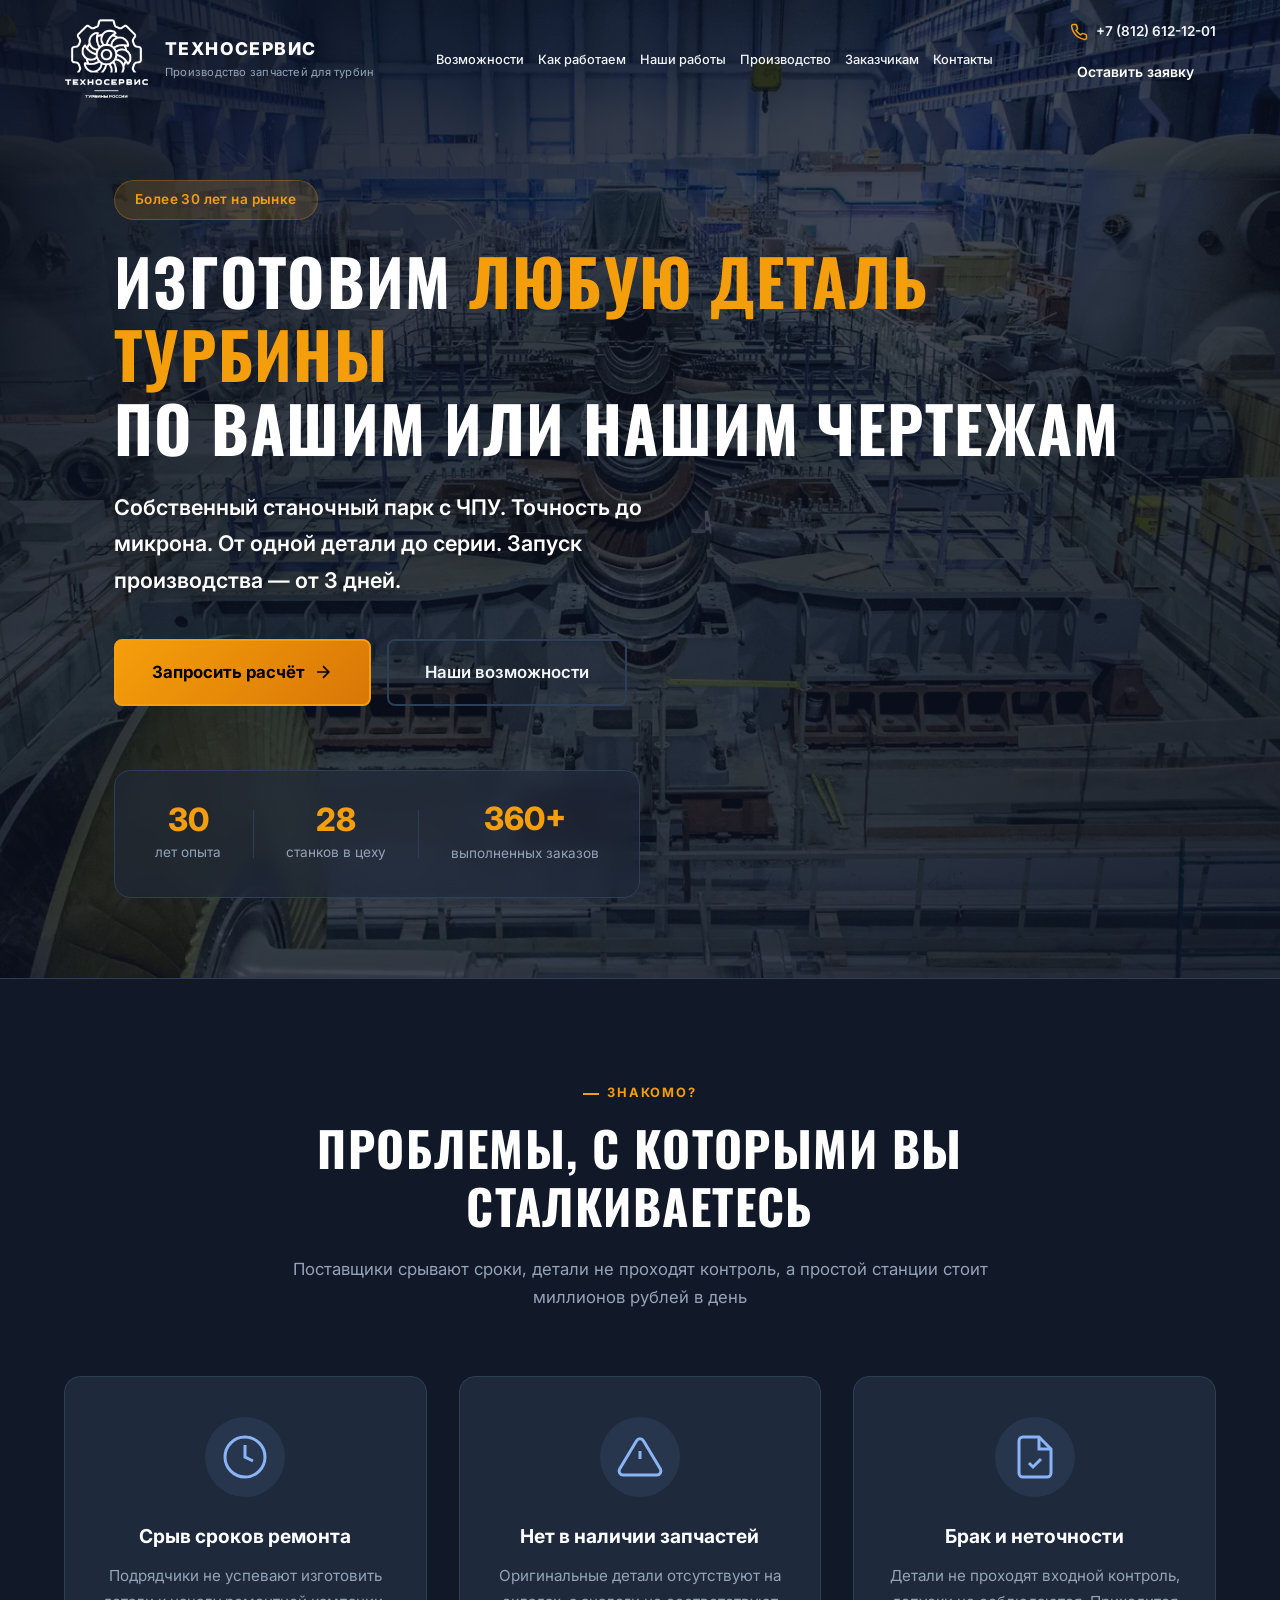
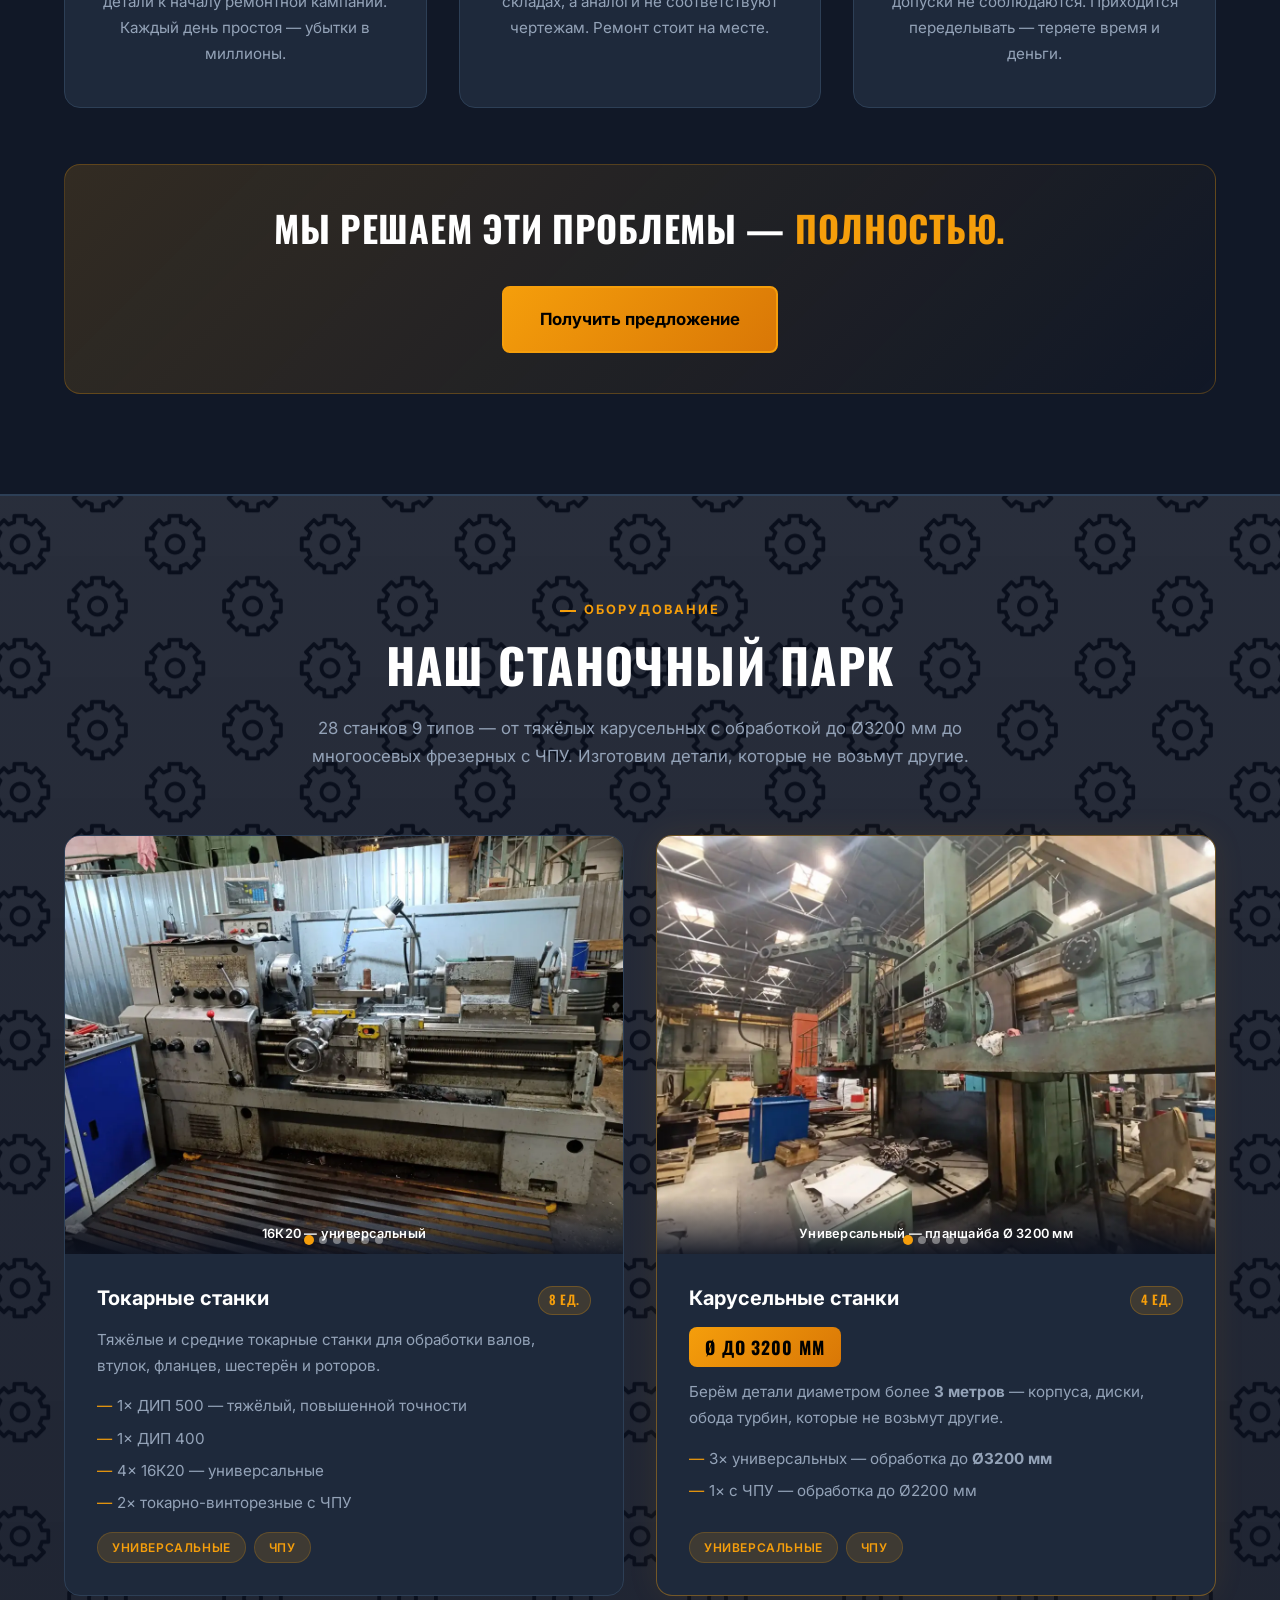
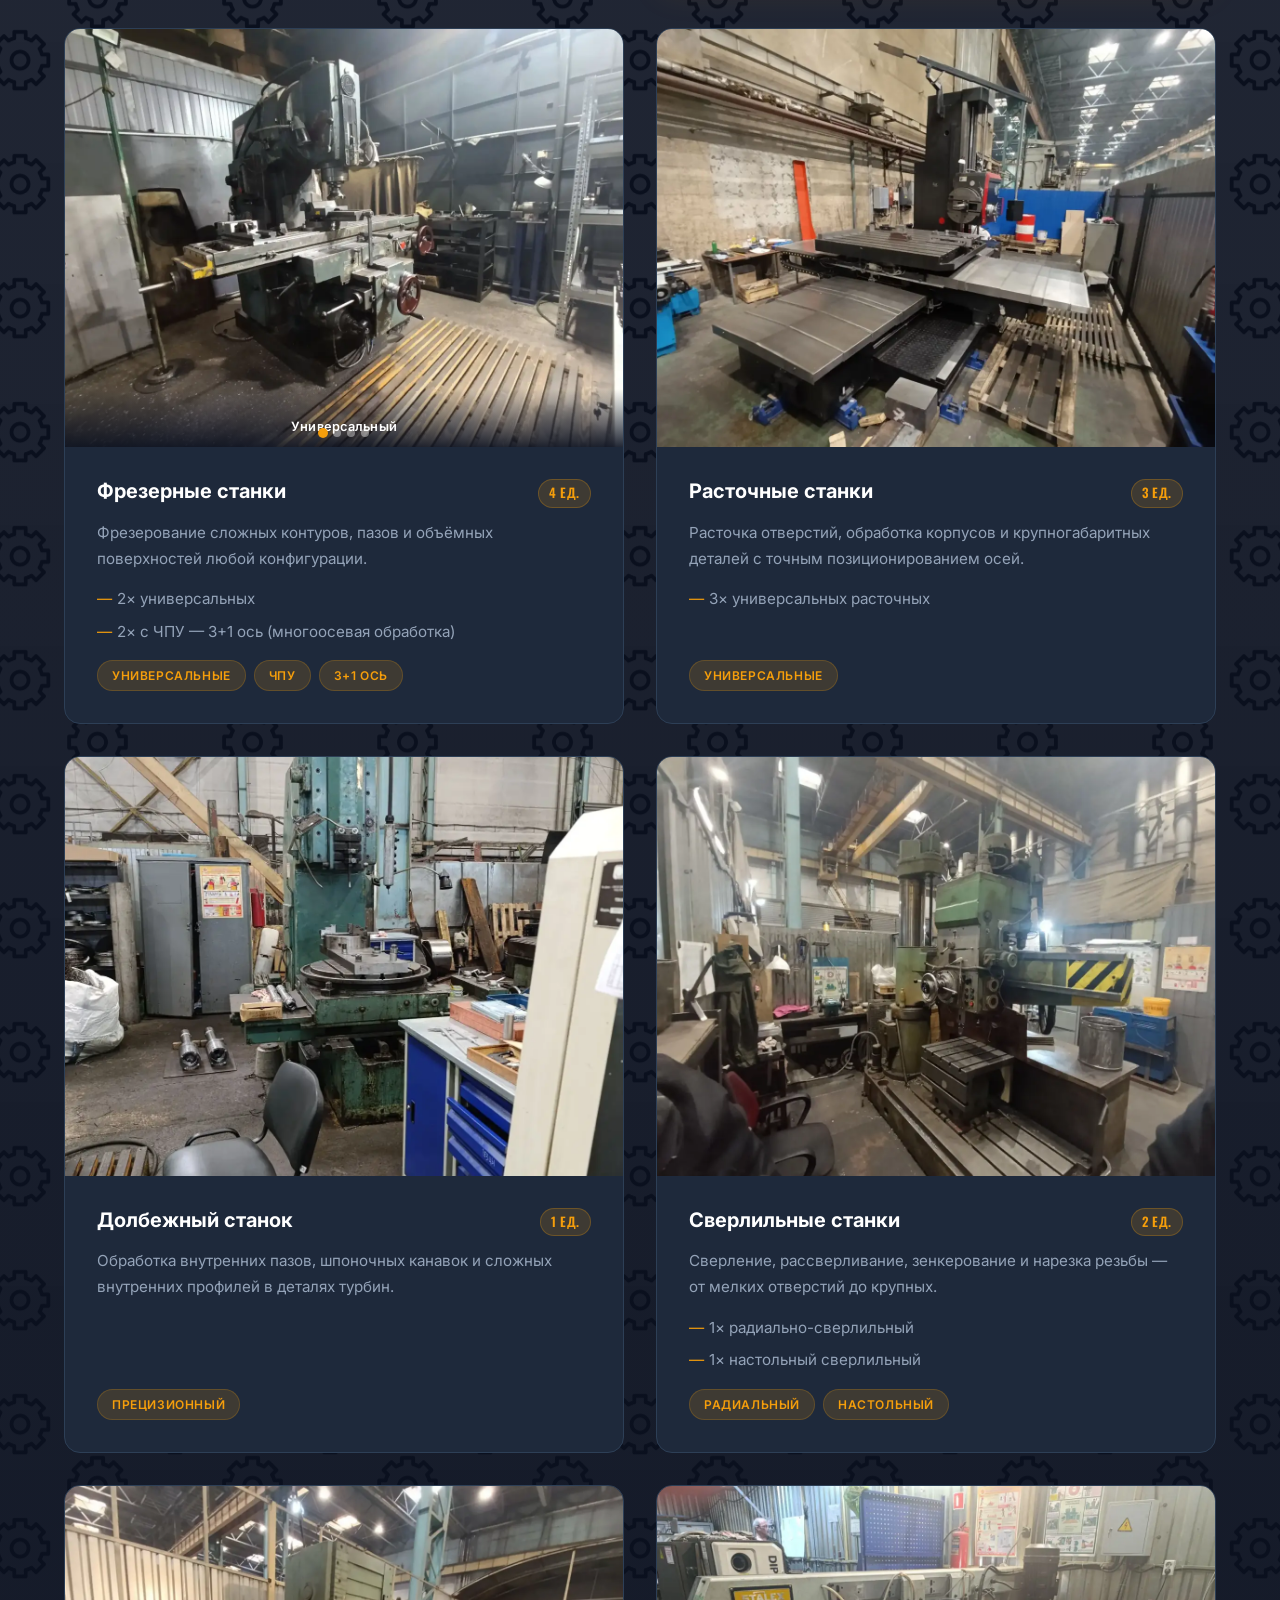
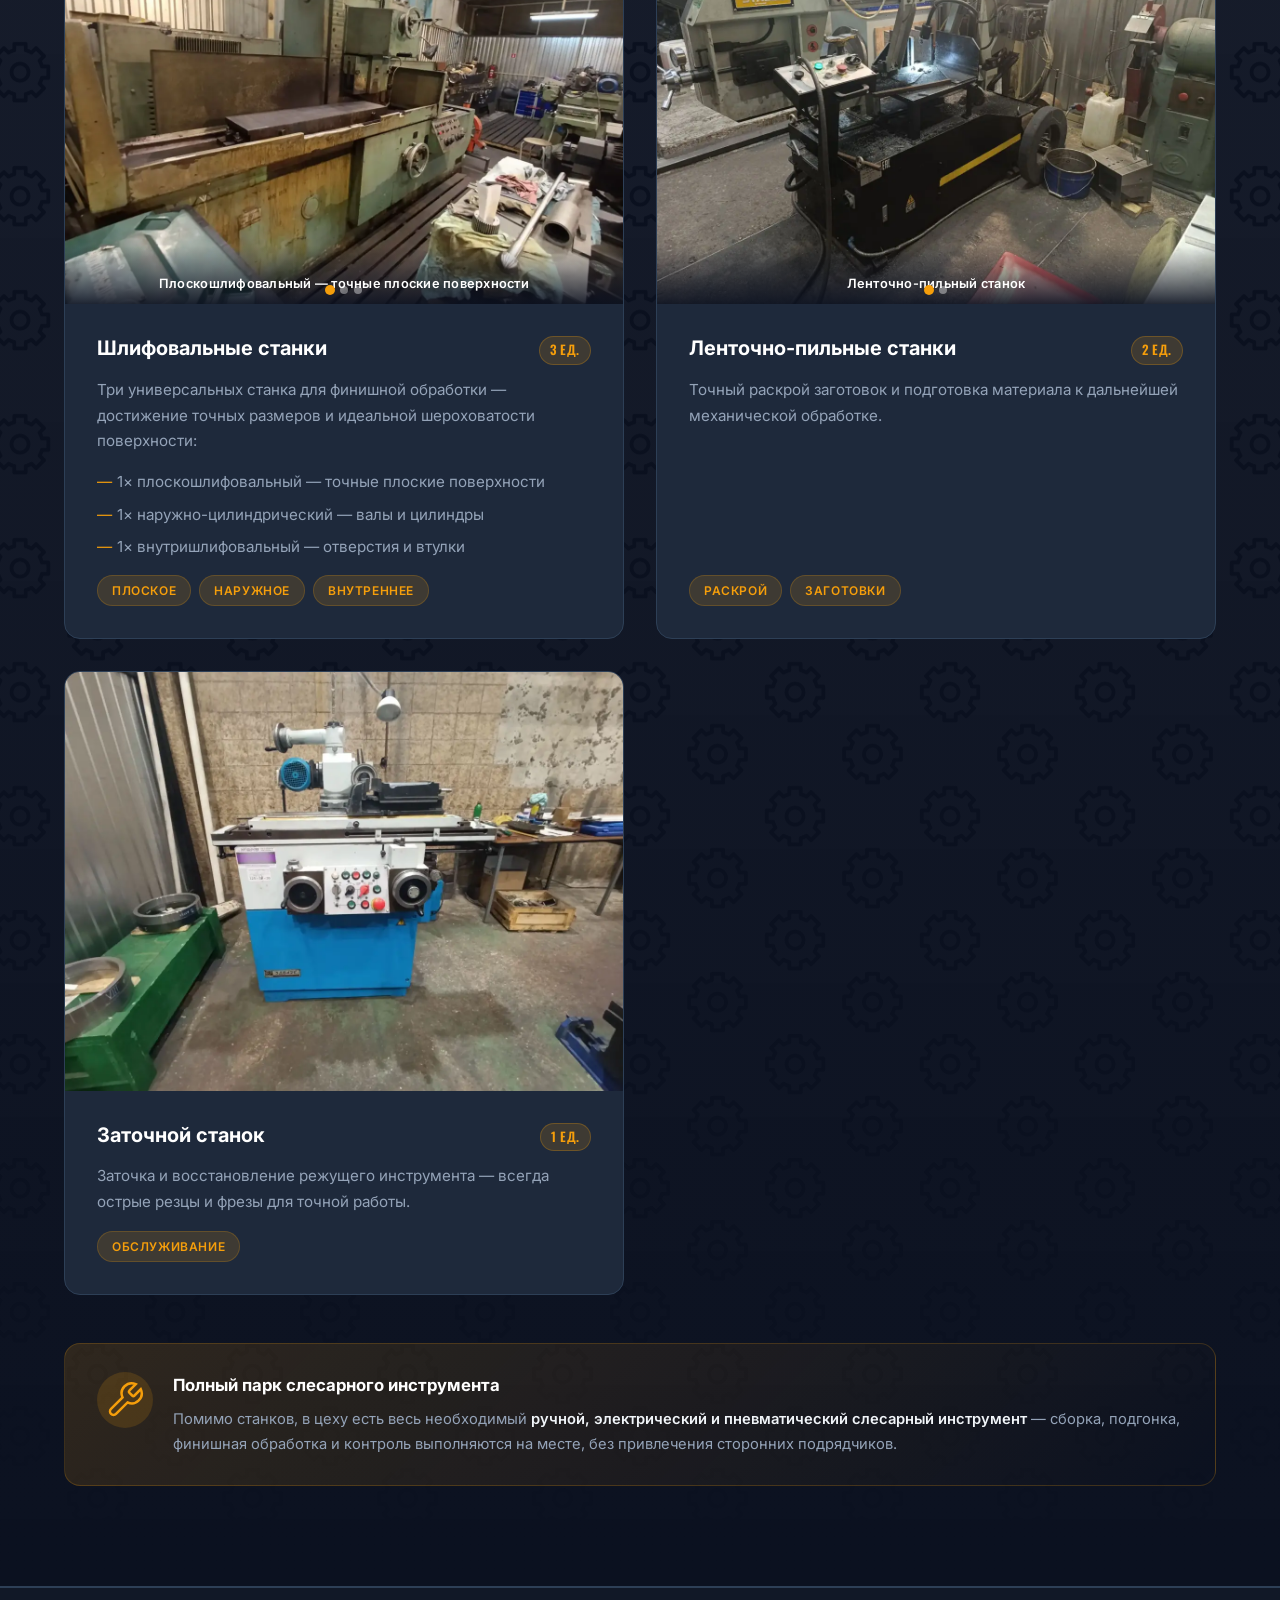
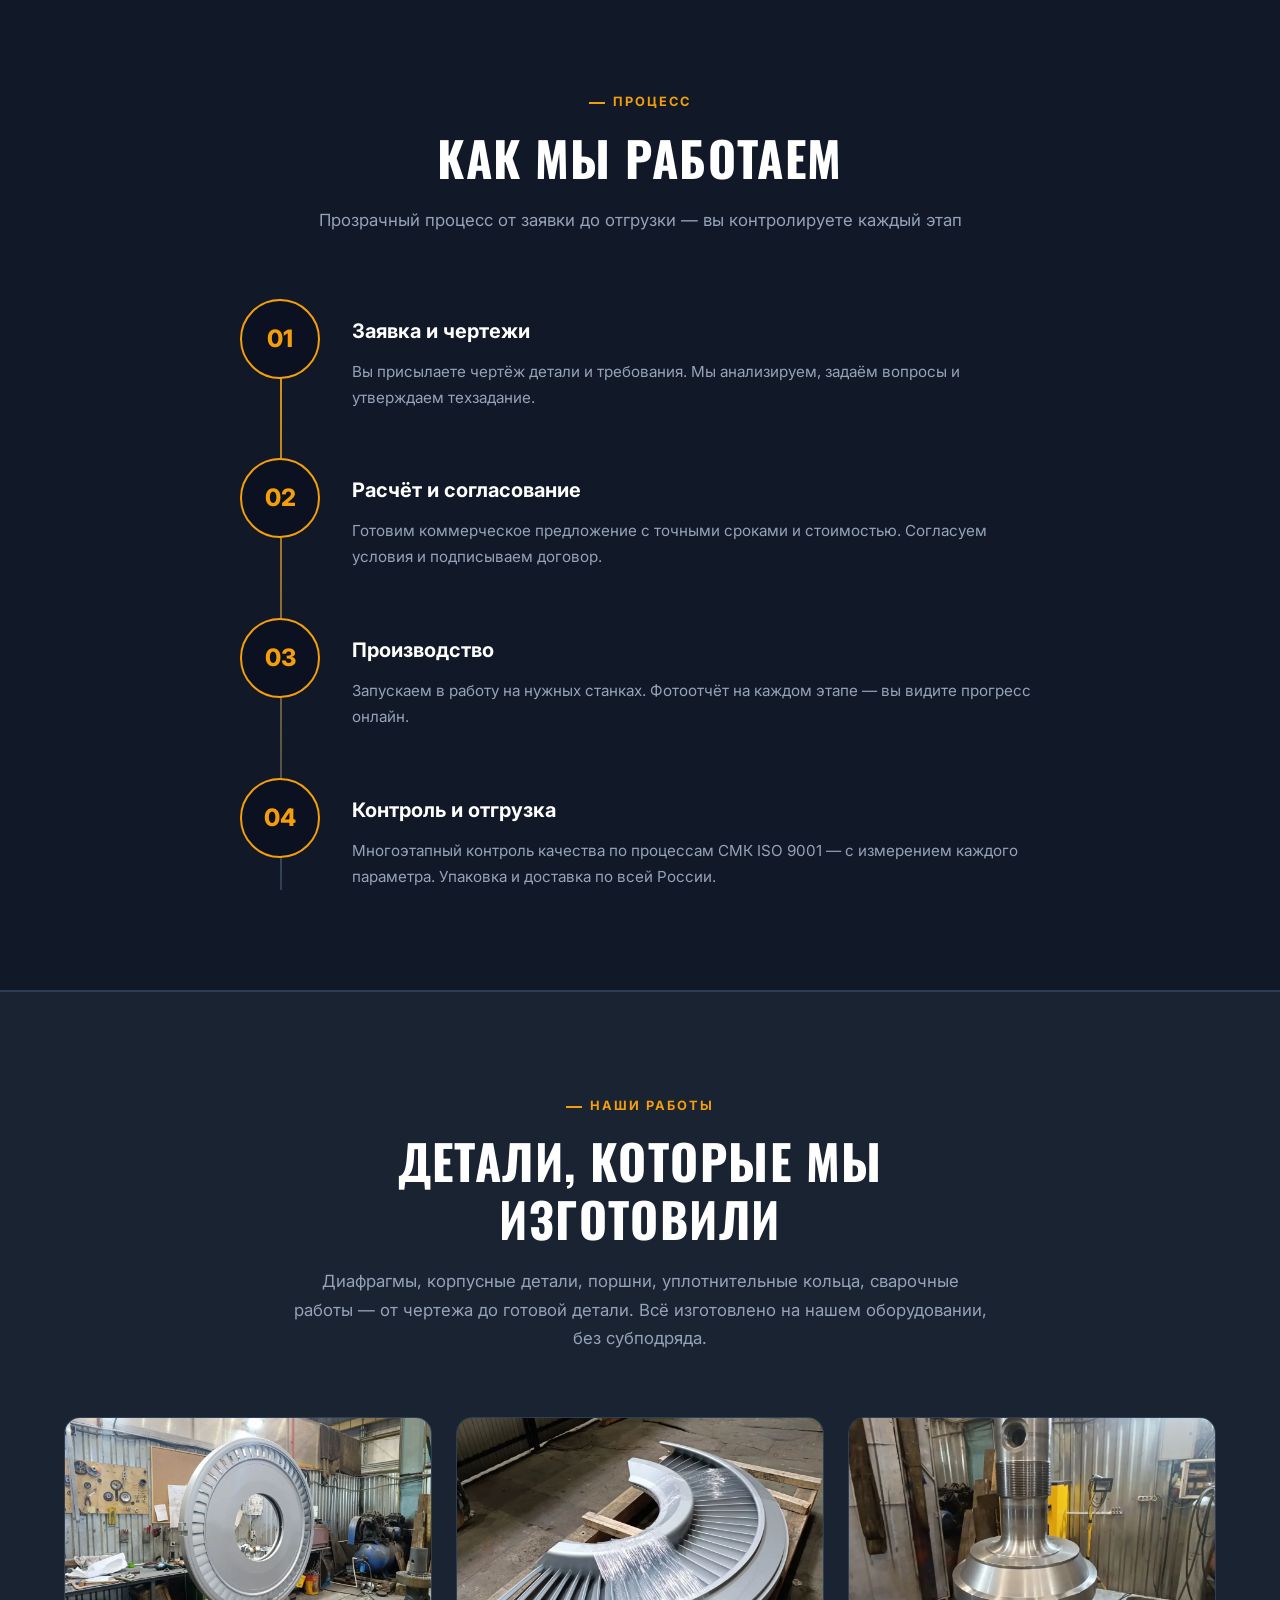
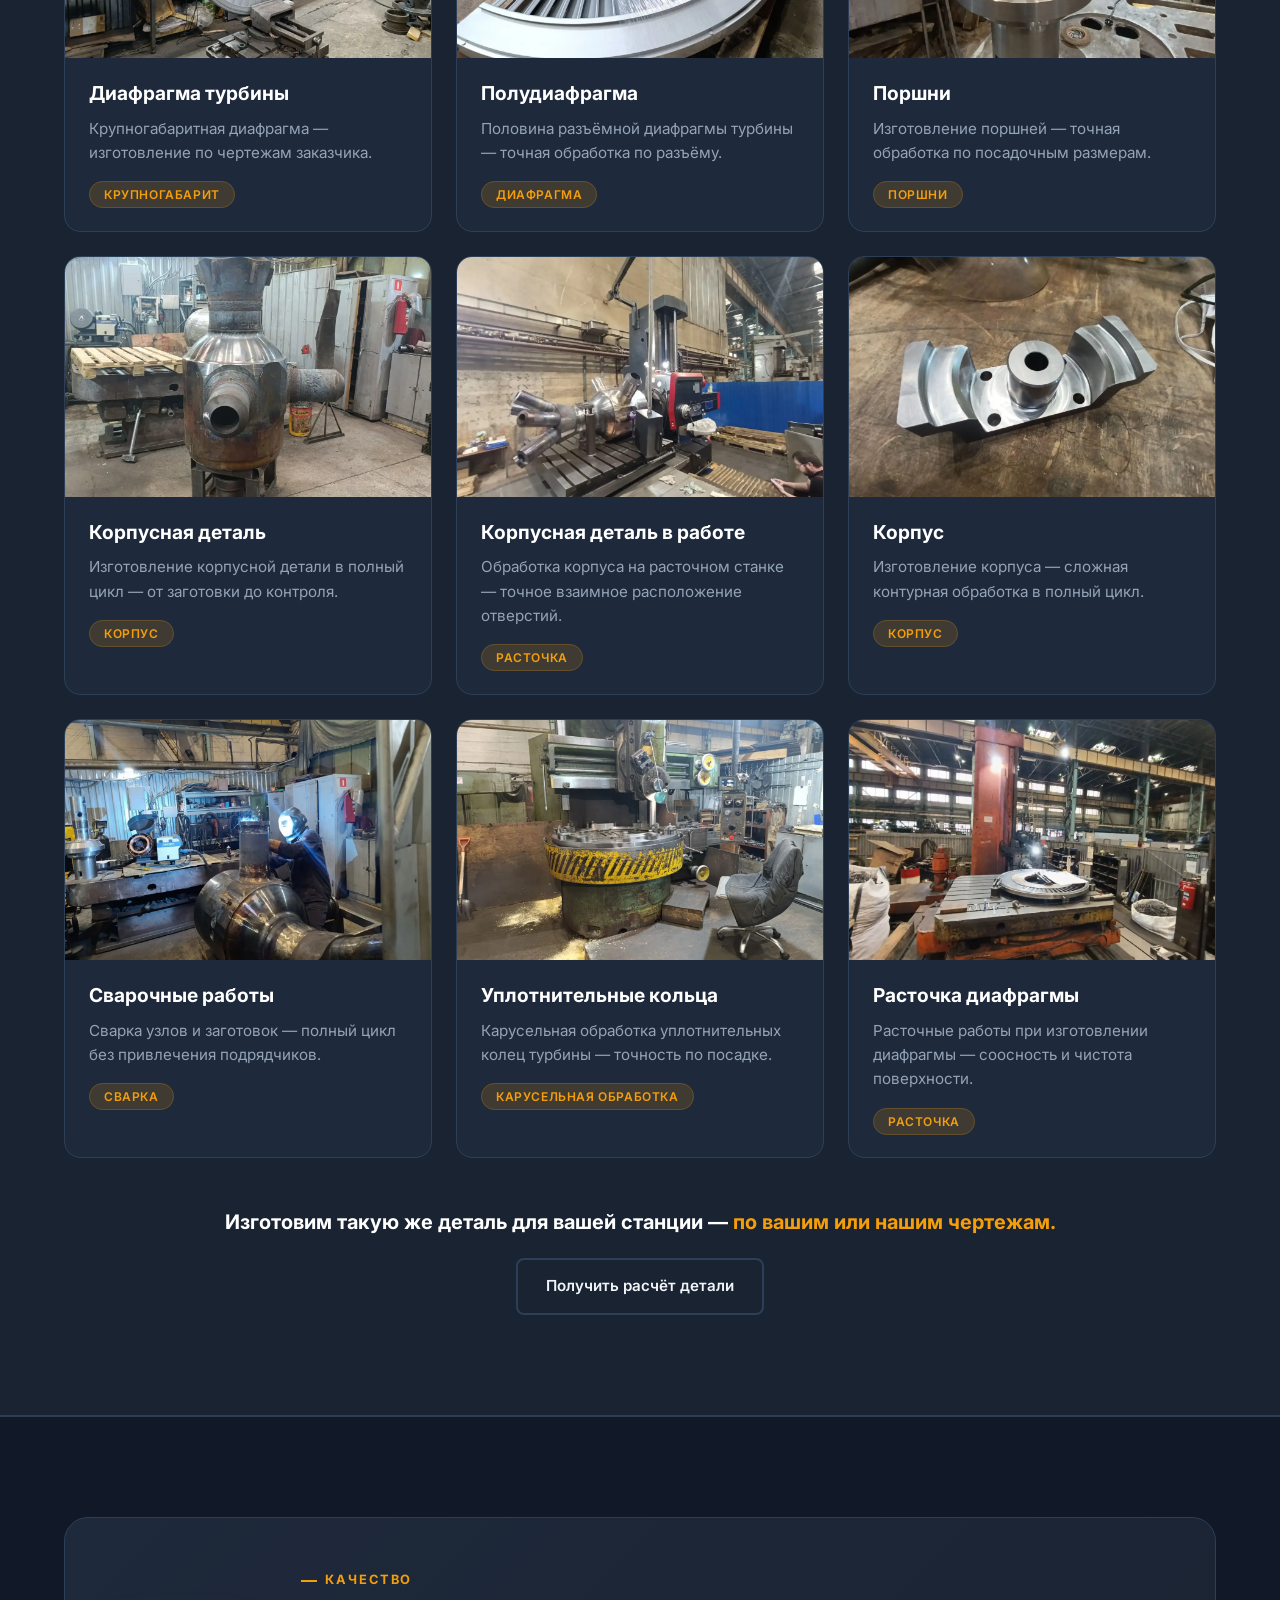
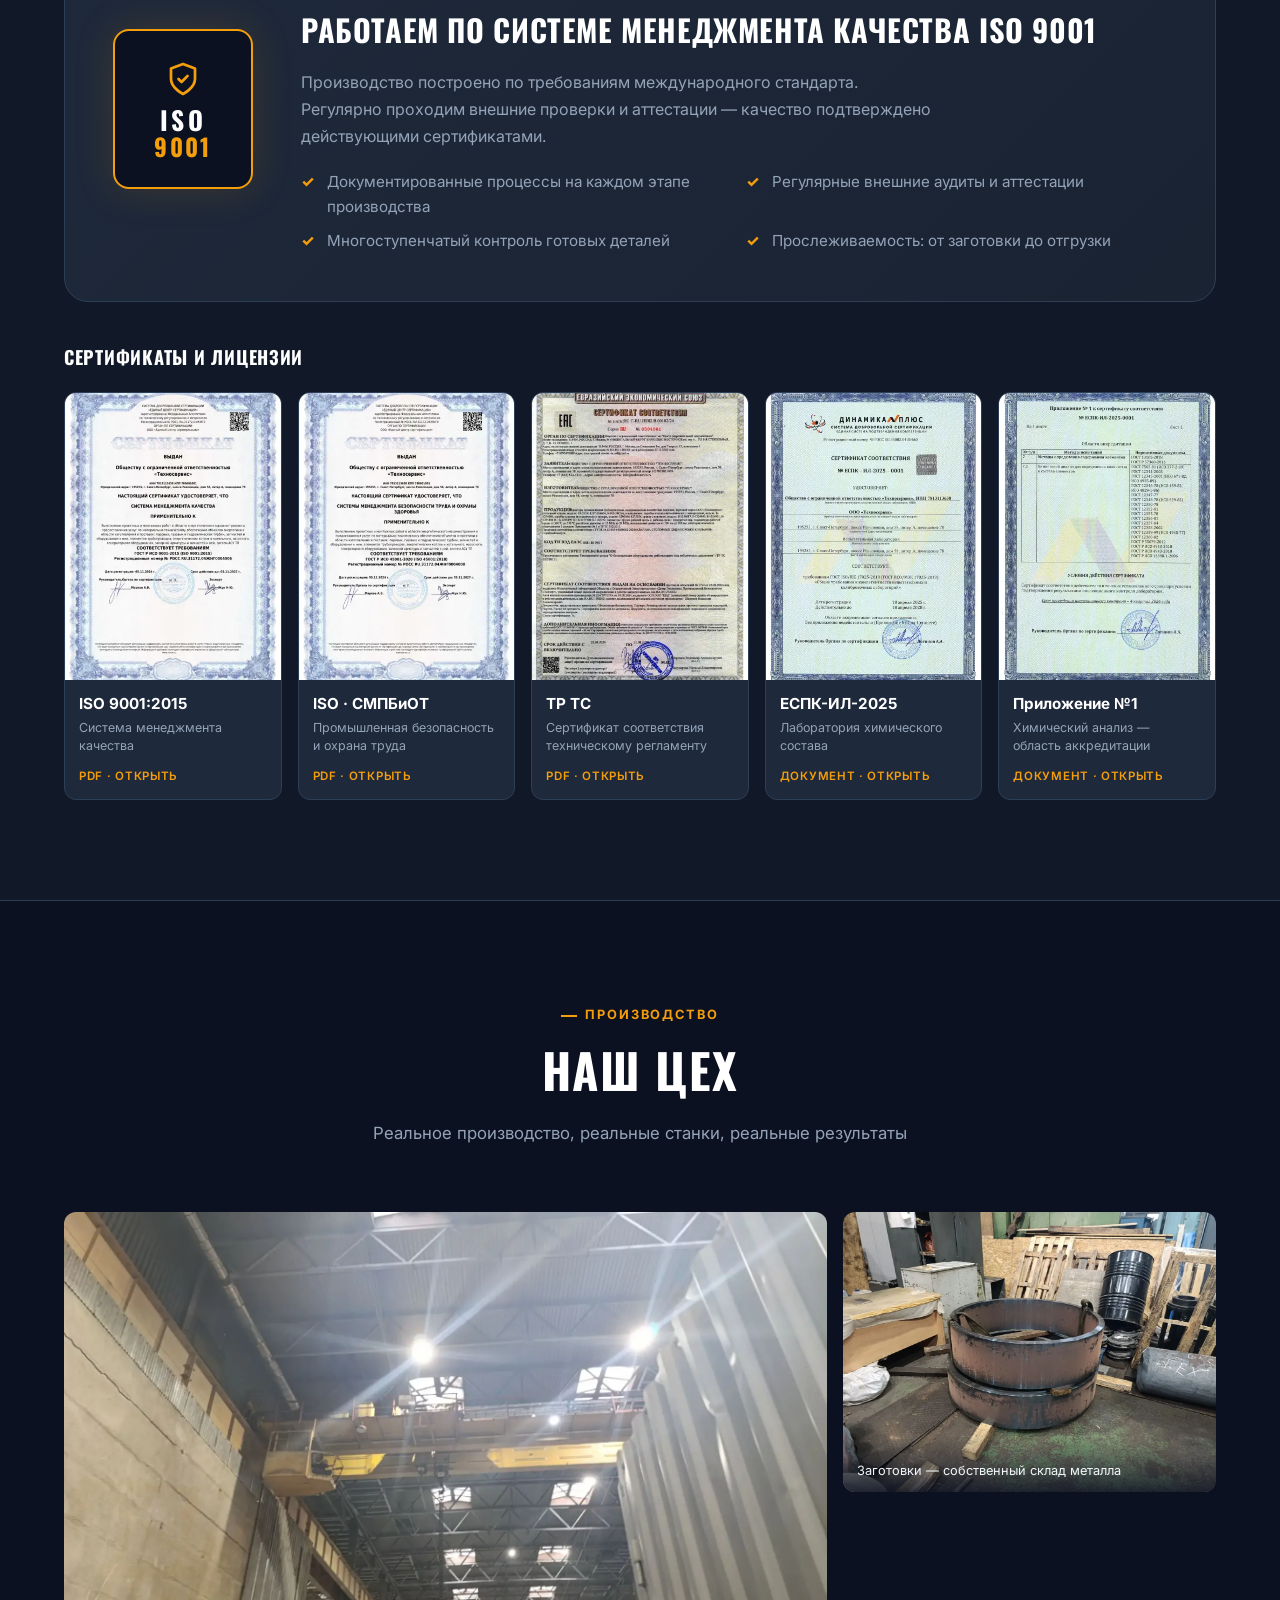
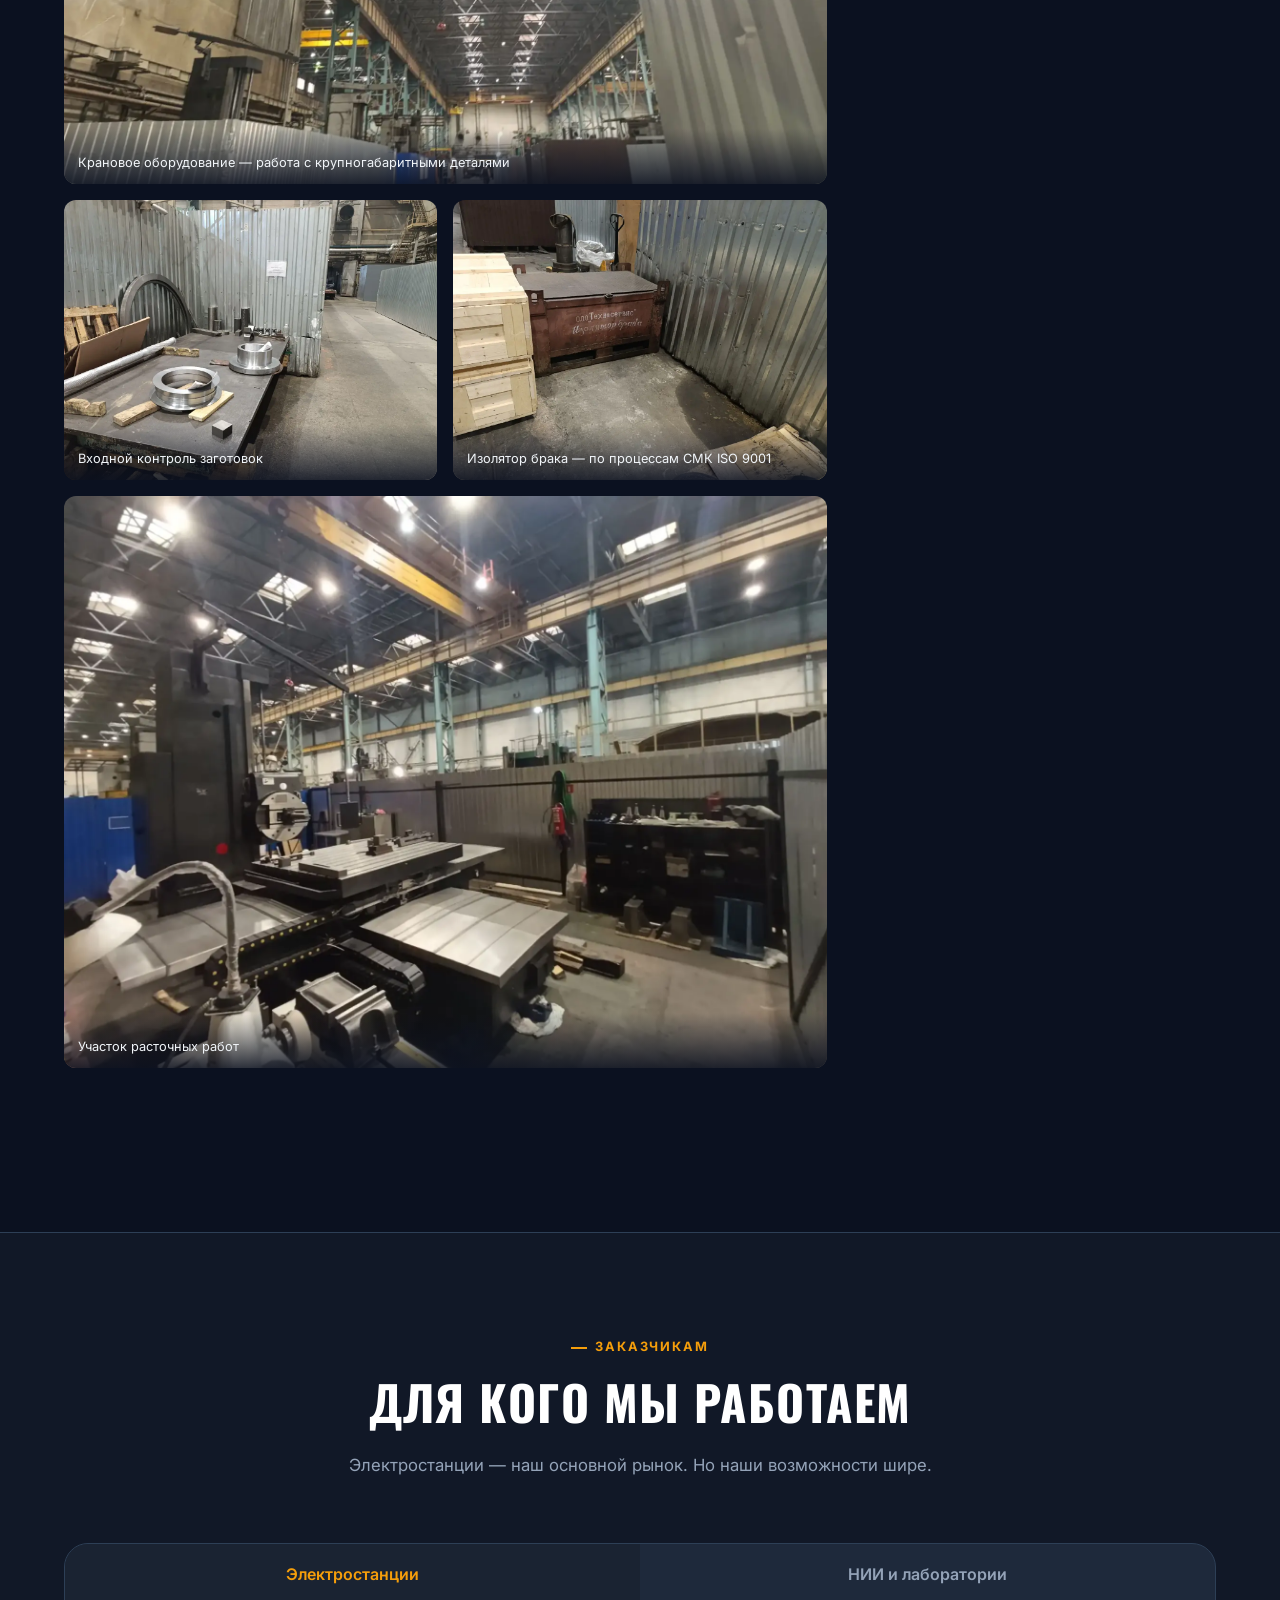
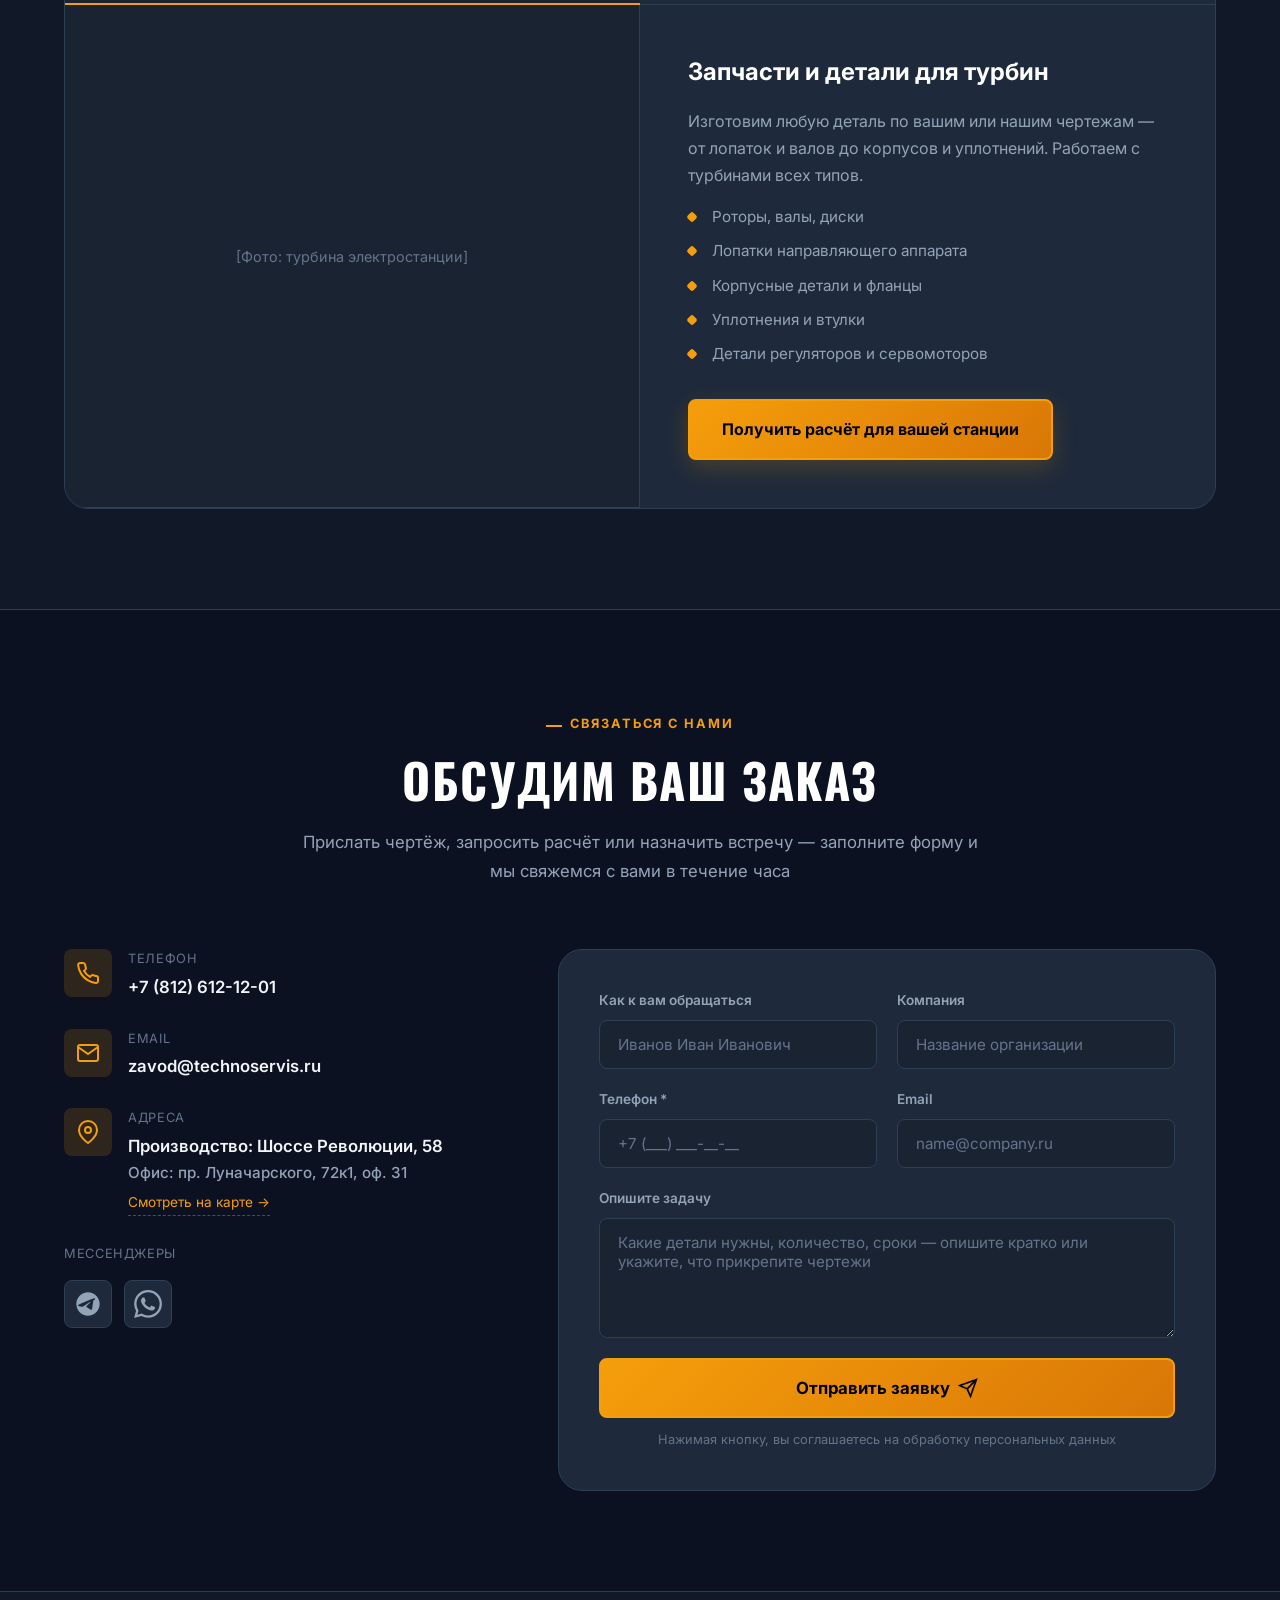
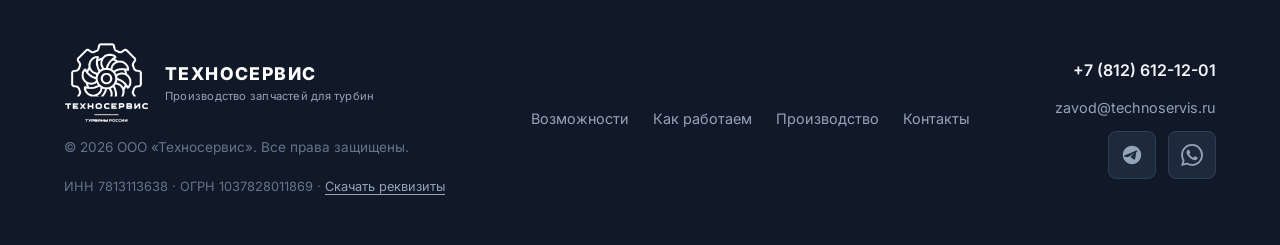
<file: index.html>
<!DOCTYPE html>
<html lang="ru">
<head>
    <meta charset="UTF-8">
    <meta name="viewport" content="width=device-width, initial-scale=1.0">
    <title>ООО «Техносервис» — Производство запчастей для турбин электростанций</title>
    <meta name="description" content="Изготовим любую деталь турбины по вашим или нашим чертежам. Более 30 лет на рынке. Собственный станочный парк с ЧПУ. Санкт-Петербург.">
    <link rel="canonical" href="https://vlad-balan.github.io/tehnoservise/">
    <meta property="og:type" content="website">
    <meta property="og:site_name" content="ООО «Техносервис»">
    <meta property="og:title" content="ООО «Техносервис» — производство запчастей для турбин электростанций">
    <meta property="og:description" content="Изготовим любую деталь турбины по вашим или нашим чертежам. Более 30 лет на рынке. Собственный парк из 28 станков с ЧПУ. Санкт-Петербург.">
    <meta property="og:url" content="https://vlad-balan.github.io/tehnoservise/">
    <meta property="og:image" content="https://vlad-balan.github.io/tehnoservise/images/og-cover.jpg">
    <meta property="og:image:width" content="1200">
    <meta property="og:image:height" content="630">
    <meta property="og:locale" content="ru_RU">
    <meta name="twitter:card" content="summary_large_image">
    <link rel="preconnect" href="https://fonts.googleapis.com">
    <link rel="preconnect" href="https://fonts.gstatic.com" crossorigin>
    <link href="https://fonts.googleapis.com/css2?family=Inter:wght@400;500;600;700;800;900&family=Oswald:wght@500;600;700&display=swap" rel="stylesheet">
    <link rel="icon" type="image/png" sizes="512x512" href="images/favicon-512.png">
    <link rel="icon" type="image/png" sizes="32x32" href="images/favicon-32.png">
    <link rel="icon" type="image/png" sizes="16x16" href="images/favicon-16.png">
    <link rel="apple-touch-icon" sizes="180x180" href="images/apple-touch-icon.png">
    <link rel="stylesheet" href="css/style.css">
</head>
<body>

    <!-- ===== HEADER ===== -->
    <header class="header" id="header">
        <div class="container header__inner">
            <a href="#" class="header__logo">
                <span class="logo__icon"><img src="images/logo_white.png" alt="Техносервис" width="150" height="150"></span>
                <div class="logo__text">
                    <span class="logo__name">ТЕХНОСЕРВИС</span>
                    <span class="logo__tagline">Производство запчастей для турбин</span>
                </div>
            </a>

            <nav class="header__nav" id="nav">
                <ul class="nav__list">
                    <li><a href="#capabilities" class="nav__link">Возможности</a></li>
                    <li><a href="#process" class="nav__link">Как работаем</a></li>
                    <li><a href="#works" class="nav__link">Наши работы</a></li>
                    <li><a href="#production" class="nav__link">Производство</a></li>
                    <li><a href="#clients" class="nav__link">Заказчикам</a></li>
                    <li><a href="contact.html" class="nav__link">Контакты</a></li>
                </ul>
            </nav>

            <div class="header__actions">
                <a href="tel:+78126121201" class="header__phone">
                    <svg width="18" height="18" viewBox="0 0 24 24" fill="none" stroke="currentColor" stroke-width="2">
                        <path d="M22 16.92v3a2 2 0 01-2.18 2 19.79 19.79 0 01-8.63-3.07 19.5 19.5 0 01-6-6 19.79 19.79 0 01-3.07-8.67A2 2 0 014.11 2h3a2 2 0 012 1.72c.127.96.361 1.903.7 2.81a2 2 0 01-.45 2.11L8.09 9.91a16 16 0 006 6l1.27-1.27a2 2 0 012.11-.45c.907.339 1.85.573 2.81.7A2 2 0 0122 16.92z"/>
                    </svg>
                    +7 (812) 612-12-01
                </a>
                <a href="#contact" class="btn btn--sm header__cta">Оставить заявку</a>
            </div>

            <button class="burger" id="burger" aria-label="Меню">
                <span></span><span></span><span></span>
            </button>
        </div>
    </header>

    <!-- ===== MOBILE MENU ===== -->
    <div class="mobile-menu" id="mobileMenu">
        <button class="mobile-menu__close" id="mobileClose" aria-label="Закрыть меню">
            <svg width="24" height="24" viewBox="0 0 24 24" fill="none" stroke="currentColor" stroke-width="2" stroke-linecap="round">
                <path d="M18 6L6 18"/><path d="M6 6l12 12"/>
            </svg>
        </button>
        <ul class="mobile-menu__list">
            <li><a href="#capabilities" class="mobile-menu__link">Возможности</a></li>
            <li><a href="#process" class="mobile-menu__link">Как работаем</a></li>
            <li><a href="#works" class="mobile-menu__link">Наши работы</a></li>
            <li><a href="#production" class="mobile-menu__link">Производство</a></li>
            <li><a href="#clients" class="mobile-menu__link">Заказчикам</a></li>
            <li><a href="contact.html" class="mobile-menu__link">Контакты</a></li>
        </ul>
        <div class="mobile-menu__footer">
            <a href="tel:+78126121201" class="mobile-menu__phone">+7 (812) 612-12-01</a>
            <a href="#contact" class="btn btn--full">Оставить заявку</a>
        </div>
    </div>

    <main>

        <!-- ===== SECTION 1: HERO ===== -->
        <section class="hero" id="hero">
            <div class="hero__bg">
                <img src="images/gradirni2.webp" alt="Промышленная электростанция с градирнями" class="hero__img" loading="eager">
            </div>
            <div class="hero__overlay"></div>
            <div class="container hero__content">
                <div class="hero__badge fade-in">Более 30 лет на рынке</div>
                <h1 class="hero__title fade-in">
                    Изготовим <span class="text-accent">любую деталь турбины</span><br>
                    по вашим или нашим чертежам
                </h1>
                <p class="hero__subtitle fade-in">
                    <strong>Собственный станочный парк с ЧПУ. Точность до микрона.
                    От одной детали до серии. Запуск производства — от 3 дней.</strong>
                </p>
                <div class="hero__actions fade-in">
                    <a href="#contact" class="btn btn--lg btn--primary">
                        Запросить расчёт
                        <svg width="20" height="20" viewBox="0 0 24 24" fill="none" stroke="currentColor" stroke-width="2">
                            <path d="M5 12h14M12 5l7 7-7 7"/>
                        </svg>
                    </a>
                    <a href="#capabilities" class="btn btn--lg btn--outline">
                        Наши возможности
                    </a>
                </div>
                <div class="hero__stats fade-in">
                    <div class="stat">
                        <span class="stat__number" data-target="30">0</span><span class="stat__suffix"></span>
                        <span class="stat__label">лет опыта</span>
                    </div>
                    <div class="stat__divider"></div>
                    <div class="stat">
                        <span class="stat__number" data-target="28">0</span>
                        <span class="stat__label">станков в цеху</span>
                    </div>
                    <div class="stat__divider"></div>
                    <div class="stat">
                        <div><span class="stat__number" data-target="360">0</span><span class="stat__suffix">+</span></div>
                        <span class="stat__label">выполненных заказов</span>
                    </div>
                </div>
            </div>
        </section>

        <!-- ===== SECTION 2: PAIN POINTS ===== -->
        <section class="pains" id="pains">
            <canvas class="bgfx bgfx--grid" aria-hidden="true"></canvas>
            <div class="container">
                <div class="section-header anim-fade">
                    <span class="section-label">Знакомо?</span>
                    <h2 class="section-title">Проблемы, с которыми вы сталкиваетесь</h2>
                    <p class="section-desc">Поставщики срывают сроки, детали не проходят контроль, а простой станции стоит миллионов рублей в день</p>
                </div>
                <div class="pains__grid">
                    <div class="pain-card anim-fade">
                        <div class="pain-card__icon">
                            <svg width="48" height="48" viewBox="0 0 24 24" fill="none" stroke="currentColor" stroke-width="1.5">
                                <circle cx="12" cy="12" r="10"/><path d="M12 6v6l4 2"/>
                            </svg>
                        </div>
                        <h3 class="pain-card__title">Срыв сроков ремонта</h3>
                        <p class="pain-card__text">Подрядчики не успевают изготовить детали к началу ремонтной кампании. Каждый день простоя — убытки в миллионы.</p>
                        <div class="pain-card__strike"></div>
                    </div>
                    <div class="pain-card anim-fade">
                        <div class="pain-card__icon">
                            <svg width="48" height="48" viewBox="0 0 24 24" fill="none" stroke="currentColor" stroke-width="1.5">
                                <path d="M10.29 3.86L1.82 18a2 2 0 001.71 3h16.94a2 2 0 001.71-3L13.71 3.86a2 2 0 00-3.42 0z"/>
                                <path d="M12 9v4M12 17h.01"/>
                            </svg>
                        </div>
                        <h3 class="pain-card__title">Нет в наличии запчастей</h3>
                        <p class="pain-card__text">Оригинальные детали отсутствуют на складах, а аналоги не соответствуют чертежам. Ремонт стоит на месте.</p>
                        <div class="pain-card__strike"></div>
                    </div>
                    <div class="pain-card anim-fade">
                        <div class="pain-card__icon">
                            <svg width="48" height="48" viewBox="0 0 24 24" fill="none" stroke="currentColor" stroke-width="1.5">
                                <path d="M14 2H6a2 2 0 00-2 2v16a2 2 0 002 2h12a2 2 0 002-2V8z"/><path d="M14 2v6h6"/><path d="M9 15l2 2 4-4"/>
                            </svg>
                        </div>
                        <h3 class="pain-card__title">Брак и неточности</h3>
                        <p class="pain-card__text">Детали не проходят входной контроль, допуски не соблюдаются. Приходится переделывать — теряете время и деньги.</p>
                        <div class="pain-card__strike"></div>
                    </div>
                </div>
                <div class="pains__cta anim-fade">
                    <p class="pains__cta-text">Мы решаем эти проблемы — <span class="text-accent">полностью.</span></p>
                    <a href="#contact" class="btn btn--primary btn--lg">Получить предложение</a>
                </div>
            </div>
        </section>

        <!-- ===== SECTION 3: CAPABILITIES / STANOCNIY PARK ===== -->
        <section class="capabilities" id="capabilities">
            <div class="capabilities__bg" aria-hidden="true"></div>
            <div class="container">
                <div class="section-header anim-fade">
                    <span class="section-label">Оборудование</span>
                    <h2 class="section-title">Наш станочный парк</h2>
                    <p class="section-desc">28 станков 9 типов — от тяжёлых карусельных с обработкой до Ø3200 мм до многоосевых фрезерных с ЧПУ. Изготовим детали, которые не возьмут другие.</p>
                </div>
                <div class="capabilities__grid">
                    <!-- Токарные станки -->
                    <div class="equip-card anim-fade">
                        <div class="equip-card__img">
                            <div class="carousel" data-carousel>
                                <div class="carousel__track">
                                    <div class="carousel__slide active">
                                        <img src="images/tokarniy_16k20.webp" alt="Токарный станок 16К20" loading="lazy">
                                        <span class="carousel__caption">16К20 — универсальный</span>
                                    </div>
                                    <div class="carousel__slide">
                                        <img src="images/tokarniy_cpu_1.webp" alt="Токарный станок с ЧПУ" loading="lazy">
                                        <span class="carousel__caption">Токарный с ЧПУ</span>
                                    </div>
                                    <div class="carousel__slide">
                                        <img src="images/tokarniy_cpu_2.webp" alt="Токарный станок с ЧПУ" loading="lazy">
                                        <span class="carousel__caption">Токарный с ЧПУ</span>
                                    </div>
                                    <div class="carousel__slide">
                                        <img src="images/tokarniy_500.webp" alt="Токарный станок ДИП 500" loading="lazy">
                                        <span class="carousel__caption">ДИП 500 — тяжёлый, повышенной точности</span>
                                    </div>
                                    <div class="carousel__slide">
                                        <img src="images/tokarniy_dip_400.webp" alt="Токарный станок ДИП 400" loading="lazy">
                                        <span class="carousel__caption">ДИП 400 — тяжёлый токарный</span>
                                    </div>
                                    <div class="carousel__slide">
                                        <img src="images/tokarniy_16k25.webp" alt="Токарный станок 16К25" loading="lazy">
                                        <span class="carousel__caption">16К25 — универсальный</span>
                                    </div>
                                </div>
                                <button class="carousel__btn carousel__btn--prev" type="button" aria-label="Предыдущее фото">
                                    <svg width="20" height="20" viewBox="0 0 24 24" fill="none" stroke="currentColor" stroke-width="2.5" stroke-linecap="round"><path d="M15 18l-6-6 6-6"/></svg>
                                </button>
                                <button class="carousel__btn carousel__btn--next" type="button" aria-label="Следующее фото">
                                    <svg width="20" height="20" viewBox="0 0 24 24" fill="none" stroke="currentColor" stroke-width="2.5" stroke-linecap="round"><path d="M9 18l6-6-6-6"/></svg>
                                </button>
                                <div class="carousel__dots">
                                    <button class="carousel__dot active" type="button" aria-label="Слайд 1"></button>
                                    <button class="carousel__dot" type="button" aria-label="Слайд 2"></button>
                                    <button class="carousel__dot" type="button" aria-label="Слайд 3"></button>
                                    <button class="carousel__dot" type="button" aria-label="Слайд 4"></button>
                                    <button class="carousel__dot" type="button" aria-label="Слайд 5"></button>
                                    <button class="carousel__dot" type="button" aria-label="Слайд 6"></button>
                                </div>
                            </div>
                        </div>
                        <div class="equip-card__content">
                            <h3 class="equip-card__title">Токарные станки <span class="equip-count">8 ед.</span></h3>
                            <p class="equip-card__text">Тяжёлые и средние токарные станки для обработки валов, втулок, фланцев, шестерён и роторов.</p>
                            <ul class="equip-card__list">
                                <li>1× ДИП 500 — тяжёлый, повышенной точности</li>
                                <li>1× ДИП 400</li>
                                <li>4× 16К20 — универсальные</li>
                                <li>2× токарно-винторезные с ЧПУ</li>
                            </ul>
                            <div class="equip-card__tags">
                                <span class="tag">Универсальные</span>
                                <span class="tag">ЧПУ</span>
                            </div>
                        </div>
                    </div>
                    <!-- Карусельные станки -->
                    <div class="equip-card equip-card--featured anim-fade">
                        <div class="equip-card__img">
                            <div class="carousel" data-carousel>
                                <div class="carousel__track">
                                    <div class="carousel__slide active">
                                        <img src="images/karusel_3200.webp" alt="Карусельный универсальный станок, планшайба Ø3200 мм" loading="lazy">
                                        <span class="carousel__caption">Универсальный — планшайба Ø 3200 мм</span>
                                    </div>
                                    <div class="carousel__slide">
                                        <img src="images/karuselniy_chc.webp" alt="Карусельный станок с ЧПУ, планшайба Ø2000 мм" loading="lazy">
                                        <span class="carousel__caption">С ЧПУ — планшайба Ø 2000 мм</span>
                                    </div>
                                    <div class="carousel__slide">
                                        <img src="images/karuselniy_universal_1500.webp" alt="Карусельный универсальный станок, планшайба Ø1500 мм" loading="lazy">
                                        <span class="carousel__caption">Универсальный — планшайба Ø 1500 мм</span>
                                    </div>
                                    <div class="carousel__slide">
                                        <img src="images/karuselniy_universal_1000.webp" alt="Карусельный универсальный станок, планшайба Ø1000 мм" loading="lazy">
                                        <span class="carousel__caption">Универсальный — планшайба Ø 1000 мм</span>
                                    </div>
                                    <div class="carousel__slide">
                                        <img src="images/details/diafragma_3000_na_karuselnom_3000.webp" alt="Обработка диафрагмы на карусельном станке Ø3000 мм" loading="lazy">
                                        <span class="carousel__caption">Ø 3000 мм — в работе: диафрагма турбины</span>
                                    </div>
                                </div>
                                <button class="carousel__btn carousel__btn--prev" type="button" aria-label="Предыдущее фото">
                                    <svg width="20" height="20" viewBox="0 0 24 24" fill="none" stroke="currentColor" stroke-width="2.5" stroke-linecap="round"><path d="M15 18l-6-6 6-6"/></svg>
                                </button>
                                <button class="carousel__btn carousel__btn--next" type="button" aria-label="Следующее фото">
                                    <svg width="20" height="20" viewBox="0 0 24 24" fill="none" stroke="currentColor" stroke-width="2.5" stroke-linecap="round"><path d="M9 18l6-6-6-6"/></svg>
                                </button>
                                <div class="carousel__dots">
                                    <button class="carousel__dot active" type="button" aria-label="Слайд 1"></button>
                                    <button class="carousel__dot" type="button" aria-label="Слайд 2"></button>
                                    <button class="carousel__dot" type="button" aria-label="Слайд 3"></button>
                                    <button class="carousel__dot" type="button" aria-label="Слайд 4"></button>
                                    <button class="carousel__dot" type="button" aria-label="Слайд 5"></button>
                                </div>
                            </div>
                        </div>
                        <div class="equip-card__content">
                            <h3 class="equip-card__title">Карусельные станки <span class="equip-count">4 ед.</span></h3>
                            <div class="equip-card__highlight">Ø до 3200 мм</div>
                            <p class="equip-card__text">Берём детали диаметром более <strong>3 метров</strong> — корпуса, диски, обода турбин, которые не возьмут другие.</p>
                            <ul class="equip-card__list">
                                <li>3× универсальных — обработка до <strong>Ø3200 мм</strong></li>
                                <li>1× с ЧПУ — обработка до Ø2200 мм</li>
                            </ul>
                            <div class="equip-card__tags">
                                <span class="tag">Универсальные</span>
                                <span class="tag">ЧПУ</span>
                            </div>
                        </div>
                    </div>
                    <!-- Фрезерные станки -->
                    <div class="equip-card anim-fade">
                        <div class="equip-card__img">
                            <div class="carousel" data-carousel>
                                <div class="carousel__track">
                                    <div class="carousel__slide active">
                                        <img src="images/frezerniy_universal_1.webp" alt="Фрезерный универсальный станок" loading="lazy">
                                        <span class="carousel__caption">Универсальный</span>
                                    </div>
                                    <div class="carousel__slide">
                                        <img src="images/frezerniy_universal_2.webp" alt="Фрезерный универсальный станок" loading="lazy">
                                        <span class="carousel__caption">Универсальный</span>
                                    </div>
                                    <div class="carousel__slide">
                                        <img src="images/frezerniy_cnc_1.webp" alt="Фрезерный станок с ЧПУ, 3+1 ось" loading="lazy">
                                        <span class="carousel__caption">С ЧПУ — 3+1 ось</span>
                                    </div>
                                    <div class="carousel__slide">
                                        <img src="images/frezerniy_cnc_2.webp" alt="Фрезерный станок с ЧПУ, 3+1 ось" loading="lazy">
                                        <span class="carousel__caption">С ЧПУ — 3+1 ось</span>
                                    </div>
                                </div>
                                <button class="carousel__btn carousel__btn--prev" type="button" aria-label="Предыдущее фото">
                                    <svg width="20" height="20" viewBox="0 0 24 24" fill="none" stroke="currentColor" stroke-width="2.5" stroke-linecap="round"><path d="M15 18l-6-6 6-6"/></svg>
                                </button>
                                <button class="carousel__btn carousel__btn--next" type="button" aria-label="Следующее фото">
                                    <svg width="20" height="20" viewBox="0 0 24 24" fill="none" stroke="currentColor" stroke-width="2.5" stroke-linecap="round"><path d="M9 18l6-6-6-6"/></svg>
                                </button>
                                <div class="carousel__dots">
                                    <button class="carousel__dot active" type="button" aria-label="Слайд 1"></button>
                                    <button class="carousel__dot" type="button" aria-label="Слайд 2"></button>
                                    <button class="carousel__dot" type="button" aria-label="Слайд 3"></button>
                                    <button class="carousel__dot" type="button" aria-label="Слайд 4"></button>
                                </div>
                            </div>
                        </div>
                        <div class="equip-card__content">
                            <h3 class="equip-card__title">Фрезерные станки <span class="equip-count">4 ед.</span></h3>
                            <p class="equip-card__text">Фрезерование сложных контуров, пазов и объёмных поверхностей любой конфигурации.</p>
                            <ul class="equip-card__list">
                                <li>2× универсальных</li>
                                <li>2× с ЧПУ — 3+1 ось (многоосевая обработка)</li>
                            </ul>
                            <div class="equip-card__tags">
                                <span class="tag">Универсальные</span>
                                <span class="tag">ЧПУ</span>
                                <span class="tag">3+1 ось</span>
                            </div>
                        </div>
                    </div>
                    <!-- Расточные станки -->
                    <div class="equip-card anim-fade">
                        <div class="equip-card__img">
                            <img src="images/rastochnoy.webp" alt="Расточной станок" loading="lazy">
                        </div>
                        <div class="equip-card__content">
                            <h3 class="equip-card__title">Расточные станки <span class="equip-count">3 ед.</span></h3>
                            <p class="equip-card__text">Расточка отверстий, обработка корпусов и крупногабаритных деталей с точным позиционированием осей.</p>
                            <ul class="equip-card__list">
                                <li>3× универсальных расточных</li>
                            </ul>
                            <div class="equip-card__tags">
                                <span class="tag">Универсальные</span>
                            </div>
                        </div>
                    </div>
                    <!-- Долбежный станок -->
                    <div class="equip-card anim-fade">
                        <div class="equip-card__img">
                            <img src="images/dolbejniy.webp" alt="Долбежный станок" loading="lazy">
                        </div>
                        <div class="equip-card__content">
                            <h3 class="equip-card__title">Долбежный станок <span class="equip-count">1 ед.</span></h3>
                            <p class="equip-card__text">Обработка внутренних пазов, шпоночных канавок и сложных внутренних профилей в деталях турбин.</p>
                            <div class="equip-card__tags">
                                <span class="tag">Прецизионный</span>
                            </div>
                        </div>
                    </div>
                    <!-- Сверлильные станки -->
                    <div class="equip-card anim-fade">
                        <div class="equip-card__img">
                            <img src="images/radialno_sverlilniy.webp" alt="Радиально-сверлильный станок" loading="lazy">
                        </div>
                        <div class="equip-card__content">
                            <h3 class="equip-card__title">Сверлильные станки <span class="equip-count">2 ед.</span></h3>
                            <p class="equip-card__text">Сверление, рассверливание, зенкерование и нарезка резьбы — от мелких отверстий до крупных.</p>
                            <ul class="equip-card__list">
                                <li>1× радиально-сверлильный</li>
                                <li>1× настольный сверлильный</li>
                            </ul>
                            <div class="equip-card__tags">
                                <span class="tag">Радиальный</span>
                                <span class="tag">Настольный</span>
                            </div>
                        </div>
                    </div>
                    <!-- Шлифовальные станки -->
                    <div class="equip-card anim-fade">
                        <div class="equip-card__img">
                            <div class="carousel" data-carousel>
                                <div class="carousel__track">
                                    <div class="carousel__slide active">
                                        <img src="images/shlifovka_ploskaya.webp" alt="Плоскошлифовальный станок" loading="lazy">
                                        <span class="carousel__caption">Плоскошлифовальный — точные плоские поверхности</span>
                                    </div>
                                    <div class="carousel__slide">
                                        <img src="images/shlifovka_narugnaya.webp" alt="Наружно-цилиндрический шлифовальный станок" loading="lazy">
                                        <span class="carousel__caption">Наружно-цилиндрический — валы и цилиндры</span>
                                    </div>
                                    <div class="carousel__slide">
                                        <img src="images/shlifovka_vnutrenniya.webp" alt="Внутришлифовальный станок" loading="lazy">
                                        <span class="carousel__caption">Внутришлифовальный — отверстия и втулки</span>
                                    </div>
                                </div>
                                <button class="carousel__btn carousel__btn--prev" type="button" aria-label="Предыдущее фото">
                                    <svg width="20" height="20" viewBox="0 0 24 24" fill="none" stroke="currentColor" stroke-width="2.5" stroke-linecap="round"><path d="M15 18l-6-6 6-6"/></svg>
                                </button>
                                <button class="carousel__btn carousel__btn--next" type="button" aria-label="Следующее фото">
                                    <svg width="20" height="20" viewBox="0 0 24 24" fill="none" stroke="currentColor" stroke-width="2.5" stroke-linecap="round"><path d="M9 18l6-6-6-6"/></svg>
                                </button>
                                <div class="carousel__dots">
                                    <button class="carousel__dot active" type="button" aria-label="Слайд 1"></button>
                                    <button class="carousel__dot" type="button" aria-label="Слайд 2"></button>
                                    <button class="carousel__dot" type="button" aria-label="Слайд 3"></button>
                                </div>
                            </div>
                        </div>
                        <div class="equip-card__content">
                            <h3 class="equip-card__title">Шлифовальные станки <span class="equip-count">3 ед.</span></h3>
                            <p class="equip-card__text">Три универсальных станка для финишной обработки — достижение точных размеров и идеальной шероховатости поверхности:</p>
                            <ul class="equip-card__list">
                                <li>1× плоскошлифовальный — точные плоские поверхности</li>
                                <li>1× наружно-цилиндрический — валы и цилиндры</li>
                                <li>1× внутришлифовальный — отверстия и втулки</li>
                            </ul>
                            <div class="equip-card__tags">
                                <span class="tag">Плоское</span>
                                <span class="tag">Наружное</span>
                                <span class="tag">Внутреннее</span>
                            </div>
                        </div>
                    </div>
                    <!-- Ленточно-пильные станки -->
                    <div class="equip-card anim-fade">
                        <div class="equip-card__img">
                            <div class="carousel" data-carousel>
                                <div class="carousel__track">
                                    <div class="carousel__slide active">
                                        <img src="images/lentochno-pilniy.webp" alt="Ленточно-пильный станок" loading="lazy">
                                        <span class="carousel__caption">Ленточно-пильный станок</span>
                                    </div>
                                    <div class="carousel__slide">
                                        <img src="images/lentochno-pilniy_2.webp" alt="Ленточно-пильный станок" loading="lazy">
                                        <span class="carousel__caption">Ленточно-пильный станок</span>
                                    </div>
                                </div>
                                <button class="carousel__btn carousel__btn--prev" type="button" aria-label="Предыдущее фото">
                                    <svg width="20" height="20" viewBox="0 0 24 24" fill="none" stroke="currentColor" stroke-width="2.5" stroke-linecap="round"><path d="M15 18l-6-6 6-6"/></svg>
                                </button>
                                <button class="carousel__btn carousel__btn--next" type="button" aria-label="Следующее фото">
                                    <svg width="20" height="20" viewBox="0 0 24 24" fill="none" stroke="currentColor" stroke-width="2.5" stroke-linecap="round"><path d="M9 18l6-6-6-6"/></svg>
                                </button>
                                <div class="carousel__dots">
                                    <button class="carousel__dot active" type="button" aria-label="Слайд 1"></button>
                                    <button class="carousel__dot" type="button" aria-label="Слайд 2"></button>
                                </div>
                            </div>
                        </div>
                        <div class="equip-card__content">
                            <h3 class="equip-card__title">Ленточно-пильные станки <span class="equip-count">2 ед.</span></h3>
                            <p class="equip-card__text">Точный раскрой заготовок и подготовка материала к дальнейшей механической обработке.</p>
                            <div class="equip-card__tags">
                                <span class="tag">Раскрой</span>
                                <span class="tag">Заготовки</span>
                            </div>
                        </div>
                    </div>
                    <!-- Заточной станок -->
                    <div class="equip-card anim-fade">
                        <div class="equip-card__img">
                            <img src="images/zatochka_3d642e.webp" alt="Заточной станок" loading="lazy">
                        </div>
                        <div class="equip-card__content">
                            <h3 class="equip-card__title">Заточной станок <span class="equip-count">1 ед.</span></h3>
                            <p class="equip-card__text">Заточка и восстановление режущего инструмента — всегда острые резцы и фрезы для точной работы.</p>
                            <div class="equip-card__tags">
                                <span class="tag">Обслуживание</span>
                            </div>
                        </div>
                    </div>
                </div>
                <div class="capabilities__extra anim-fade">
                    <div class="capabilities__extra-icon">
                        <svg width="40" height="40" viewBox="0 0 24 24" fill="none" stroke="currentColor" stroke-width="1.5">
                            <path d="M14.7 6.3a1 1 0 000 1.4l1.6 1.6a1 1 0 001.4 0l3.77-3.77a6 6 0 01-7.94 7.94l-6.91 6.91a2.12 2.12 0 01-3-3l6.91-6.91a6 6 0 017.94-7.94l-3.76 3.76z"/>
                        </svg>
                    </div>
                    <div class="capabilities__extra-text">
                        <h3>Полный парк слесарного инструмента</h3>
                        <p>Помимо станков, в цеху есть весь необходимый <strong>ручной, электрический и пневматический слесарный инструмент</strong> — сборка, подгонка, финишная обработка и контроль выполняются на месте, без привлечения сторонних подрядчиков.</p>
                    </div>
                </div>
            </div>
        </section>
        <section class="process" id="process">
            <canvas class="bgfx bgfx--pcb" aria-hidden="true"></canvas>
            <div class="container">
                <div class="section-header anim-fade">
                    <span class="section-label">Процесс</span>
                    <h2 class="section-title">Как мы работаем</h2>
                    <p class="section-desc">Прозрачный процесс от заявки до отгрузки — вы контролируете каждый этап</p>
                </div>
                <div class="process__timeline">
                    <div class="process-step anim-fade">
                        <div class="process-step__number">01</div>
                        <div class="process-step__content">
                            <h3>Заявка и чертежи</h3>
                            <p>Вы присылаете чертёж детали и требования. Мы анализируем, задаём вопросы и утверждаем техзадание.</p>
                        </div>
                    </div>
                    <div class="process-step anim-fade">
                        <div class="process-step__number">02</div>
                        <div class="process-step__content">
                            <h3>Расчёт и согласование</h3>
                            <p>Готовим коммерческое предложение с точными сроками и стоимостью. Согласуем условия и подписываем договор.</p>
                        </div>
                    </div>
                    <div class="process-step anim-fade">
                        <div class="process-step__number">03</div>
                        <div class="process-step__content">
                            <h3>Производство</h3>
                            <p>Запускаем в работу на нужных станках. Фотоотчёт на каждом этапе — вы видите прогресс онлайн.</p>
                        </div>
                    </div>
                    <div class="process-step anim-fade">
                        <div class="process-step__number">04</div>
                        <div class="process-step__content">
                            <h3>Контроль и отгрузка</h3>
                            <p>Многоэтапный контроль качества по процессам СМК ISO 9001 — с измерением каждого параметра. Упаковка и доставка по всей России.</p>
                        </div>
                    </div>
                </div>
            </div>
        </section>

        <!-- ===== SECTION 5: OUR WORKS ===== -->
        <section class="works" id="works">
            <div class="container">
                <div class="section-header anim-fade">
                    <span class="section-label">Наши работы</span>
                    <h2 class="section-title">Детали, которые мы изготовили</h2>
                    <p class="section-desc">Диафрагмы, корпусные детали, поршни, уплотнительные кольца, сварочные работы — от чертежа до готовой детали. Всё изготовлено на нашем оборудовании, без субподряда.</p>
                </div>
                <div class="works__grid">
                    <div class="work-card anim-fade">
                        <div class="work-card__img">
                            <img src="images/details/diafragma.webp" alt="Диафрагма турбины — изготовленная деталь" loading="lazy">
                        </div>
                        <div class="work-card__body">
                            <h3 class="work-card__title">Диафрагма турбины</h3>
                            <p class="work-card__text">Крупногабаритная диафрагма — изготовление по чертежам заказчика.</p>
                            <span class="tag">Крупногабарит</span>
                        </div>
                    </div>
                    <div class="work-card anim-fade">
                        <div class="work-card__img">
                            <img src="images/details/diafragma_polovina.webp" alt="Половина разъёмной диафрагмы турбины" loading="lazy">
                        </div>
                        <div class="work-card__body">
                            <h3 class="work-card__title">Полудиафрагма</h3>
                            <p class="work-card__text">Половина разъёмной диафрагмы турбины — точная обработка по разъёму.</p>
                            <span class="tag">Диафрагма</span>
                        </div>
                    </div>
                    <div class="work-card anim-fade">
                        <div class="work-card__img">
                            <img src="images/details/porsheni.webp" alt="Поршни — изготовленные детали" loading="lazy">
                        </div>
                        <div class="work-card__body">
                            <h3 class="work-card__title">Поршни</h3>
                            <p class="work-card__text">Изготовление поршней — точная обработка по посадочным размерам.</p>
                            <span class="tag">Поршни</span>
                        </div>
                    </div>
                    <div class="work-card anim-fade">
                        <div class="work-card__img">
                            <img src="images/details/korobka.webp" alt="Корпусная деталь турбины" loading="lazy">
                        </div>
                        <div class="work-card__body">
                            <h3 class="work-card__title">Корпусная деталь</h3>
                            <p class="work-card__text">Изготовление корпусной детали в полный цикл — от заготовки до контроля.</p>
                            <span class="tag">Корпус</span>
                        </div>
                    </div>
                    <div class="work-card anim-fade">
                        <div class="work-card__img">
                            <img src="images/details/korobka_na_rastochnom.webp" alt="Расточка корпусной детали на расточном станке" loading="lazy">
                        </div>
                        <div class="work-card__body">
                            <h3 class="work-card__title">Корпусная деталь в работе</h3>
                            <p class="work-card__text">Обработка корпуса на расточном станке — точное взаимное расположение отверстий.</p>
                            <span class="tag">Расточка</span>
                        </div>
                    </div>
                    <div class="work-card anim-fade">
                        <div class="work-card__img">
                            <img src="images/details/korpus.webp" alt="Корпус — изготовленная деталь" loading="lazy">
                        </div>
                        <div class="work-card__body">
                            <h3 class="work-card__title">Корпус</h3>
                            <p class="work-card__text">Изготовление корпуса — сложная контурная обработка в полный цикл.</p>
                            <span class="tag">Корпус</span>
                        </div>
                    </div>
                    <div class="work-card anim-fade">
                        <div class="work-card__img">
                            <img src="images/in_work/process_svarki.webp" alt="Сварочные работы при изготовлении деталей" loading="lazy">
                        </div>
                        <div class="work-card__body">
                            <h3 class="work-card__title">Сварочные работы</h3>
                            <p class="work-card__text">Сварка узлов и заготовок — полный цикл без привлечения подрядчиков.</p>
                            <span class="tag">Сварка</span>
                        </div>
                    </div>
                    <div class="work-card anim-fade">
                        <div class="work-card__img">
                            <img src="images/in_work/karuselnie_raboti_s_uplotnitelnimi_koltsami.webp" alt="Обработка уплотнительных колец на карусельном станке" loading="lazy">
                        </div>
                        <div class="work-card__body">
                            <h3 class="work-card__title">Уплотнительные кольца</h3>
                            <p class="work-card__text">Карусельная обработка уплотнительных колец турбины — точность по посадке.</p>
                            <span class="tag">Карусельная обработка</span>
                        </div>
                    </div>
                    <div class="work-card anim-fade">
                        <div class="work-card__img">
                            <img src="images/in_work/rastochnie_raboti_nad_diafragmoi.webp" alt="Расточные работы при изготовлении диафрагмы турбины" loading="lazy">
                        </div>
                        <div class="work-card__body">
                            <h3 class="work-card__title">Расточка диафрагмы</h3>
                            <p class="work-card__text">Расточные работы при изготовлении диафрагмы — соосность и чистота поверхности.</p>
                            <span class="tag">Расточка</span>
                        </div>
                    </div>
                </div>
                <div class="works__cta anim-fade">
                    <p class="works__cta-text">Изготовим такую же деталь для вашей станции — <span class="text-accent">по вашим или нашим чертежам.</span></p>
                    <a href="#contact" class="btn btn--outline">Получить расчёт детали</a>
                </div>
            </div>
        </section>

        <!-- ===== SECTION 6: QUALITY / ISO 9001 ===== -->
        <section class="quality" id="quality">
            <div class="container">
                <div class="quality__banner anim-fade">
                    <div class="quality__badge" aria-hidden="true">
                        <svg width="36" height="36" viewBox="0 0 24 24" fill="none" stroke="currentColor" stroke-width="1.8" stroke-linecap="round" stroke-linejoin="round">
                            <path d="M12 22s8-4 8-10V5l-8-3-8 3v7c0 6 8 10 8 10z"/>
                            <path d="M9 12l2 2 4-4"/>
                        </svg>
                        <span class="quality__badge-std">ISO</span>
                        <span class="quality__badge-num">9001</span>
                    </div>
                    <div class="quality__content">
                        <span class="section-label">Качество</span>
                        <h2 class="quality__title">Работаем по системе менеджмента качества ISO&nbsp;9001</h2>
                        <p class="quality__text">Производство построено по требованиям международного стандарта. Регулярно проходим внешние проверки и аттестации — качество подтверждено действующими сертификатами.</p>
                        <ul class="quality__list">
                            <li>Документированные процессы на каждом этапе производства</li>
                            <li>Регулярные внешние аудиты и аттестации</li>
                            <li>Многоступенчатый контроль готовых деталей</li>
                            <li>Прослеживаемость: от заготовки до отгрузки</li>
                        </ul>
                    </div>
                </div>
                <div class="quality__docs anim-fade">
                    <h3 class="quality__docs-title">Сертификаты и лицензии</h3>
                    <div class="quality__docs-grid">
                        <a class="doc-card" href="images/lisenses_and_certificates/cert-iso-9001-smk.pdf" target="_blank" rel="noopener">
                            <div class="doc-card__img">
                                <img src="images/lisenses_and_certificates/cert-iso-9001-smk-thumb.webp" alt="Сертификат ISO 9001:2015 — система менеджмента качества" loading="lazy">
                            </div>
                            <div class="doc-card__body">
                                <span class="doc-card__title">ISO 9001:2015</span>
                                <span class="doc-card__sub">Система менеджмента качества</span>
                                <span class="doc-card__type">PDF · открыть</span>
                            </div>
                        </a>
                        <a class="doc-card" href="images/lisenses_and_certificates/cert-iso-smbiot.pdf" target="_blank" rel="noopener">
                            <div class="doc-card__img">
                                <img src="images/lisenses_and_certificates/cert-iso-smbiot-thumb.webp" alt="Сертификат ISO — промышленная безопасность и охрана труда" loading="lazy">
                            </div>
                            <div class="doc-card__body">
                                <span class="doc-card__title">ISO · СМПБиОТ</span>
                                <span class="doc-card__sub">Промышленная безопасность и охрана труда</span>
                                <span class="doc-card__type">PDF · открыть</span>
                            </div>
                        </a>
                        <a class="doc-card" href="images/lisenses_and_certificates/cert-tr-ts.pdf" target="_blank" rel="noopener">
                            <div class="doc-card__img">
                                <img src="images/lisenses_and_certificates/cert-tr-ts-thumb.webp" alt="Сертификат соответствия ТР ТС" loading="lazy">
                            </div>
                            <div class="doc-card__body">
                                <span class="doc-card__title">ТР ТС</span>
                                <span class="doc-card__sub">Сертификат соответствия техническому регламенту</span>
                                <span class="doc-card__type">PDF · открыть</span>
                            </div>
                        </a>
                        <a class="doc-card" href="images/lisenses_and_certificates/cert-espk-il-2025-lab.webp" target="_blank" rel="noopener">
                            <div class="doc-card__img">
                                <img src="images/lisenses_and_certificates/cert-espk-il-2025-lab-thumb.webp" alt="Сертификат ЕСПК-ИЛ-2025-0001 — лаборатория химического состава" loading="lazy">
                            </div>
                            <div class="doc-card__body">
                                <span class="doc-card__title">ЕСПК-ИЛ-2025</span>
                                <span class="doc-card__sub">Лаборатория химического состава</span>
                                <span class="doc-card__type">Документ · открыть</span>
                            </div>
                        </a>
                        <a class="doc-card" href="images/lisenses_and_certificates/cert-espk-il-2025-appendix.webp" target="_blank" rel="noopener">
                            <div class="doc-card__img">
                                <img src="images/lisenses_and_certificates/cert-espk-il-2025-appendix-thumb.webp" alt="Приложение №1 к сертификату лаборатории — химический анализ" loading="lazy">
                            </div>
                            <div class="doc-card__body">
                                <span class="doc-card__title">Приложение №1</span>
                                <span class="doc-card__sub">Химический анализ — область аккредитации</span>
                                <span class="doc-card__type">Документ · открыть</span>
                            </div>
                        </a>
                    </div>
                </div>
            </div>
        </section>

        <!-- ===== SECTION 7: PRODUCTION GALLERY ===== -->
        <section class="production" id="production">
            <div class="container">
                <div class="section-header anim-fade">
                    <span class="section-label">Производство</span>
                    <h2 class="section-title">Наш цех</h2>
                    <p class="section-desc">Реальное производство, реальные станки, реальные результаты</p>
                </div>
                <div class="production__gallery anim-fade">
                    <div class="gallery-item gallery-item--lg">
                        <img src="images/tseh/kran.webp" alt="Мостовой кран в цехе — работа с крупногабаритными деталями" loading="lazy">
                        <span class="gallery-item__caption">Крановое оборудование — работа с крупногабаритными деталями</span>
                    </div>
                    <div class="gallery-item">
                        <img src="images/tseh/zagotovki_1.webp" alt="Заготовки для деталей турбин" loading="lazy">
                        <span class="gallery-item__caption">Заготовки — собственный склад металла</span>
                    </div>
                    <div class="gallery-item">
                        <img src="images/tseh/vhodnoi_kontrol.webp" alt="Входной контроль заготовок" loading="lazy">
                        <span class="gallery-item__caption">Входной контроль заготовок</span>
                    </div>
                    <div class="gallery-item">
                        <img src="images/tseh/zona_braka.webp" alt="Изолятор брака — контроль несоответствующей продукции" loading="lazy">
                        <span class="gallery-item__caption">Изолятор брака — по процессам СМК ISO 9001</span>
                    </div>
                    <div class="gallery-item gallery-item--lg">
                        <img src="images/tseh/uchastok_rastochki.webp" alt="Участок расточки в цехе" loading="lazy">
                        <span class="gallery-item__caption">Участок расточных работ</span>
                    </div>
                </div>
            </div>
        </section>

        <!-- ===== SECTION 8: FOR WHOM ===== -->
        <section class="clients" id="clients">
            <div class="container">
                <div class="section-header anim-fade">
                    <span class="section-label">Заказчикам</span>
                    <h2 class="section-title">Для кого мы работаем</h2>
                    <p class="section-desc">Электростанции — наш основной рынок. Но наши возможности шире.</p>
                </div>
                <div class="clients__tabs anim-fade">
                    <div class="tabs">
                        <button class="tab active" data-tab="power">Электростанции</button>
                        <button class="tab" data-tab="science">НИИ и лаборатории</button>
                    </div>
                    <div class="tab-content active" id="tab-power">
                        <div class="tab-content__inner">
                            <div class="tab-content__img">
                                <div class="img-placeholder img-placeholder--tall">[Фото: турбина электростанции]</div>
                            </div>
                            <div class="tab-content__text">
                                <h3>Запчасти и детали для турбин</h3>
                                <p>Изготовим любую деталь по вашим или нашим чертежам — от лопаток и валов до корпусов и уплотнений. Работаем с турбинами всех типов.</p>
                                <ul>
                                    <li>Роторы, валы, диски</li>
                                    <li>Лопатки направляющего аппарата</li>
                                    <li>Корпусные детали и фланцы</li>
                                    <li>Уплотнения и втулки</li>
                                    <li>Детали регуляторов и сервомоторов</li>
                                </ul>
                                <a href="#contact" class="btn btn--primary">Получить расчёт для вашей станции</a>
                            </div>
                        </div>
                    </div>
                    <div class="tab-content" id="tab-science">
                        <div class="tab-content__inner">
                            <div class="tab-content__img">
                                <div class="img-placeholder img-placeholder--tall">[Фото: лабораторная установка]</div>
                            </div>
                            <div class="tab-content__text">
                                <h3>Детали для научных установок</h3>
                                <p>Наш станочный парк позволяет изготовить детали для лабораторных стендов, экспериментальных установок и уникального оборудования.</p>
                                <ul>
                                    <li>Детали из конструкционных сталей и сплавов</li>
                                    <li>Прецизионные валы и цилиндры</li>
                                    <li>Корпуса и фланцы для камер</li>
                                    <li>Шпиндели и муфты</li>
                                    <li>Кронштейны и основания стендов</li>
                                </ul>
                                <a href="#contact" class="btn btn--primary">Обсудить задачу</a>
                            </div>
                        </div>
                    </div>
                </div>
            </div>
        </section>

        <!-- ===== SECTION 9: CONTACT ===== -->
        <section class="contact" id="contact">
            <div class="container">
                <div class="section-header anim-fade">
                    <span class="section-label">Связаться с нами</span>
                    <h2 class="section-title">Обсудим ваш заказ</h2>
                    <p class="section-desc">Прислать чертёж, запросить расчёт или назначить встречу — заполните форму и мы свяжемся с вами в течение часа</p>
                </div>
                <div class="contact__grid anim-fade">
                    <div class="contact__info">
                        <div class="contact-item">
                            <div class="contact-item__icon">
                                <svg width="24" height="24" viewBox="0 0 24 24" fill="none" stroke="currentColor" stroke-width="2">
                                    <path d="M22 16.92v3a2 2 0 01-2.18 2 19.79 19.79 0 01-8.63-3.07 19.5 19.5 0 01-6-6 19.79 19.79 0 01-3.07-8.67A2 2 0 014.11 2h3a2 2 0 012 1.72c.127.96.361 1.903.7 2.81a2 2 0 01-.45 2.11L8.09 9.91a16 16 0 006 6l1.27-1.27a2 2 0 012.11-.45c.907.339 1.85.573 2.81.7A2 2 0 0122 16.92z"/>
                                </svg>
                            </div>
                            <div>
                                <span class="contact-item__label">Телефон</span>
                                <a href="tel:+78126121201" class="contact-item__value">+7 (812) 612-12-01</a>
                            </div>
                        </div>
                        <div class="contact-item">
                            <div class="contact-item__icon">
                                <svg width="24" height="24" viewBox="0 0 24 24" fill="none" stroke="currentColor" stroke-width="2">
                                    <path d="M4 4h16c1.1 0 2 .9 2 2v12c0 1.1-.9 2-2 2H4c-1.1 0-2-.9-2-2V6c0-1.1.9-2 2-2z"/><path d="M22 6l-10 7L2 6"/>
                                </svg>
                            </div>
                            <div>
                                <span class="contact-item__label">Email</span>
                                <a href="mailto:zavod@technoservis.ru" class="contact-item__value">zavod@technoservis.ru</a>
                            </div>
                        </div>
                        <div class="contact-item">
                            <div class="contact-item__icon">
                                <svg width="24" height="24" viewBox="0 0 24 24" fill="none" stroke="currentColor" stroke-width="2">
                                    <path d="M21 10c0 7-9 13-9 13s-9-6-9-13a9 9 0 0118 0z"/><circle cx="12" cy="10" r="3"/>
                                </svg>
                            </div>
                            <div>
                                <span class="contact-item__label">Адреса</span>
                                <span class="contact-item__value">Производство: Шоссе Революции, 58</span>
                                <span class="contact-item__value contact-item__value--light">Офис: пр. Луначарского, 72к1, оф. 31</span>
                                <a href="contact.html" class="contact-item__link">Смотреть на карте →</a>
                            </div>
                        </div>
                        <div class="contact-item contact-item--messengers">
                            <span class="contact-item__label">Мессенджеры</span>
                            <div class="messengers">
                                <!-- Telegram placeholder -->
                                <a href="#" class="messenger-btn" title="Telegram">
                                    <svg width="28" height="28" viewBox="0 0 24 24" fill="currentColor">
                                        <path d="M12 2C6.48 2 2 6.48 2 12s4.48 10 10 10 10-4.48 10-10S17.52 2 12 2zm4.64 6.8c-.15 1.58-.8 5.42-1.13 7.19-.14.75-.42 1-.68 1.03-.58.05-1.02-.38-1.58-.75-.88-.58-1.38-.94-2.23-1.5-.99-.65-.35-1.01.22-1.59.15-.15 2.71-2.48 2.76-2.69.01-.03.01-.14-.07-.2-.08-.06-.19-.04-.27-.02-.12.02-1.96 1.25-5.54 3.67-.52.36-1 .53-1.42.52-.47-.01-1.37-.26-2.03-.48-.82-.27-1.47-.42-1.42-.88.03-.24.37-.49 1.02-.75 3.99-1.74 6.65-2.89 7.98-3.44 3.8-1.58 4.59-1.86 5.1-1.87.11 0 .37.03.54.17.14.12.18.28.2.45-.01.06.01.24 0 .38z"/>
                                    </svg>
                                </a>
                                <!-- WhatsApp placeholder -->
                                <a href="#" class="messenger-btn" title="WhatsApp">
                                    <svg width="28" height="28" viewBox="0 0 24 24" fill="currentColor">
                                        <path d="M17.472 14.382c-.297-.149-1.758-.867-2.03-.967-.273-.099-.471-.148-.67.15-.197.297-.767.966-.94 1.164-.173.199-.347.223-.644.075-.297-.15-1.255-.463-2.39-1.475-.883-.788-1.48-1.761-1.653-2.059-.173-.297-.018-.458.13-.606.134-.133.298-.347.446-.52.149-.174.198-.298.298-.497.099-.198.05-.371-.025-.52-.075-.149-.669-1.612-.916-2.207-.242-.579-.487-.5-.669-.51-.173-.008-.371-.01-.57-.01-.198 0-.52.074-.792.372-.272.297-1.04 1.016-1.04 2.479 0 1.462 1.065 2.875 1.213 3.074.149.198 2.096 3.2 5.077 4.487.709.306 1.262.489 1.694.625.712.227 1.36.195 1.871.118.571-.085 1.758-.719 2.006-1.413.248-.694.248-1.289.173-1.413-.074-.124-.272-.198-.57-.347m-5.421 7.403h-.004a9.87 9.87 0 01-5.031-1.378l-.361-.214-3.741.982.998-3.648-.235-.374a9.86 9.86 0 01-1.51-5.26c.001-5.45 4.436-9.884 9.888-9.884 2.64 0 5.122 1.03 6.988 2.898a9.825 9.825 0 012.893 6.994c-.003 5.45-4.437 9.884-9.885 9.884m8.413-18.297A11.815 11.815 0 0012.05 0C5.495 0 .16 5.335.157 11.892c0 2.096.547 4.142 1.588 5.945L.057 24l6.305-1.654a11.882 11.882 0 005.683 1.448h.005c6.554 0 11.89-5.335 11.893-11.893a11.821 11.821 0 00-3.48-8.413z"/>
                                    </svg>
                                </a>
                            </div>
                        </div>
                    </div>
                    <form class="contact__form" id="contactForm">
                        <div class="form-group">
                            <label for="name" class="form-label">Как к вам обращаться</label>
                            <input type="text" id="name" name="name" class="form-input" placeholder="Иванов Иван Иванович" required>
                        </div>
                        <div class="form-group">
                            <label for="company" class="form-label">Компания</label>
                            <input type="text" id="company" name="company" class="form-input" placeholder="Название организации">
                        </div>
                        <div class="form-group">
                            <label for="phone" class="form-label">Телефон *</label>
                            <input type="tel" id="phone" name="phone" class="form-input" placeholder="+7 (___) ___-__-__" required>
                        </div>
                        <div class="form-group">
                            <label for="email" class="form-label">Email</label>
                            <input type="email" id="email" name="email" class="form-input" placeholder="name@company.ru">
                        </div>
                        <div class="form-group form-group--full">
                            <label for="message" class="form-label">Опишите задачу</label>
                            <textarea id="message" name="message" class="form-textarea" placeholder="Какие детали нужны, количество, сроки — опишите кратко или укажите, что прикрепите чертежи"></textarea>
                        </div>
                        <button type="submit" class="btn btn--primary btn--full btn--lg">
                            Отправить заявку
                            <svg width="20" height="20" viewBox="0 0 24 24" fill="none" stroke="currentColor" stroke-width="2">
                                <path d="M22 2L11 13"/><path d="M22 2l-7 20-4-9-9-4 20-7z"/>
                            </svg>
                        </button>
                        <p class="form-note">Нажимая кнопку, вы соглашаетесь на обработку персональных данных</p>
                    </form>
                </div>
            </div>
        </section>

    </main>

    <!-- ===== FOOTER ===== -->
    <footer class="footer">
        <div class="container footer__inner">
            <div class="footer__left">
                <a href="#" class="header__logo">
                    <span class="logo__icon"><img src="images/logo_white.png" alt="Техносервис" width="150" height="150"></span>
                    <div class="logo__text">
                        <span class="logo__name">ТЕХНОСЕРВИС</span>
                        <span class="logo__tagline">Производство запчастей для турбин</span>
                    </div>
                </a>
                <p class="footer__copy">© 2026 ООО «Техносервис». Все права защищены.</p>
                <p class="footer__req">ИНН 7813113638 · ОГРН 1037828011869 · <a href="contact-payment/requisites.doc" download>Скачать реквизиты</a></p>
            </div>
            <div class="footer__center">
                <div class="footer__links">
                    <a href="#capabilities">Возможности</a>
                    <a href="#process">Как работаем</a>
                    <a href="#production">Производство</a>
                    <a href="#contact">Контакты</a>
                </div>
            </div>
            <div class="footer__right">
                <a href="tel:+78126121201" class="footer__phone">+7 (812) 612-12-01</a>
                <a href="mailto:zavod@technoservis.ru" class="footer__email">zavod@technoservis.ru</a>
                <div class="messengers messengers--footer">
                    <a href="#" class="messenger-btn" title="Telegram">
                        <svg width="22" height="22" viewBox="0 0 24 24" fill="currentColor">
                            <path d="M12 2C6.48 2 2 6.48 2 12s4.48 10 10 10 10-4.48 10-10S17.52 2 12 2zm4.64 6.8c-.15 1.58-.8 5.42-1.13 7.19-.14.75-.42 1-.68 1.03-.58.05-1.02-.38-1.58-.75-.88-.58-1.38-.94-2.23-1.5-.99-.65-.35-1.01.22-1.59.15-.15 2.71-2.48 2.76-2.69.01-.03.01-.14-.07-.2-.08-.06-.19-.04-.27-.02-.12.02-1.96 1.25-5.54 3.67-.52.36-1 .53-1.42.52-.47-.01-1.37-.26-2.03-.48-.82-.27-1.47-.42-1.42-.88.03-.24.37-.49 1.02-.75 3.99-1.74 6.65-2.89 7.98-3.44 3.8-1.58 4.59-1.86 5.1-1.87.11 0 .37.03.54.17.14.12.18.28.2.45-.01.06.01.24 0 .38z"/>
                        </svg>
                    </a>
                    <a href="#" class="messenger-btn" title="WhatsApp">
                        <svg width="22" height="22" viewBox="0 0 24 24" fill="currentColor">
                            <path d="M17.472 14.382c-.297-.149-1.758-.867-2.03-.967-.273-.099-.471-.148-.67.15-.197.297-.767.966-.94 1.164-.173.199-.347.223-.644.075-.297-.15-1.255-.463-2.39-1.475-.883-.788-1.48-1.761-1.653-2.059-.173-.297-.018-.458.13-.606.134-.133.298-.347.446-.52.149-.174.198-.298.298-.497.099-.198.05-.371-.025-.52-.075-.149-.669-1.612-.916-2.207-.242-.579-.487-.5-.669-.51-.173-.008-.371-.01-.57-.01-.198 0-.52.074-.792.372-.272.297-1.04 1.016-1.04 2.479 0 1.462 1.065 2.875 1.213 3.074.149.198 2.096 3.2 5.077 4.487.709.306 1.262.489 1.694.625.712.227 1.36.195 1.871.118.571-.085 1.758-.719 2.006-1.413.248-.694.248-1.289.173-1.413-.074-.124-.272-.198-.57-.347m-5.421 7.403h-.004a9.87 9.87 0 01-5.031-1.378l-.361-.214-3.741.982.998-3.648-.235-.374a9.86 9.86 0 01-1.51-5.26c.001-5.45 4.436-9.884 9.888-9.884 2.64 0 5.122 1.03 6.988 2.898a9.825 9.825 0 012.893 6.994c-.003 5.45-4.437 9.884-9.885 9.884m8.413-18.297A11.815 11.815 0 0012.05 0C5.495 0 .16 5.335.157 11.892c0 2.096.547 4.142 1.588 5.945L.057 24l6.305-1.654a11.882 11.882 0 005.683 1.448h.005c6.554 0 11.89-5.335 11.893-11.893a11.821 11.821 0 00-3.48-8.413z"/>
                        </svg>
                    </a>
                </div>
            </div>
        </div>
    </footer>

    <script src="js/main.js"></script>
</body>
</html>
</file>
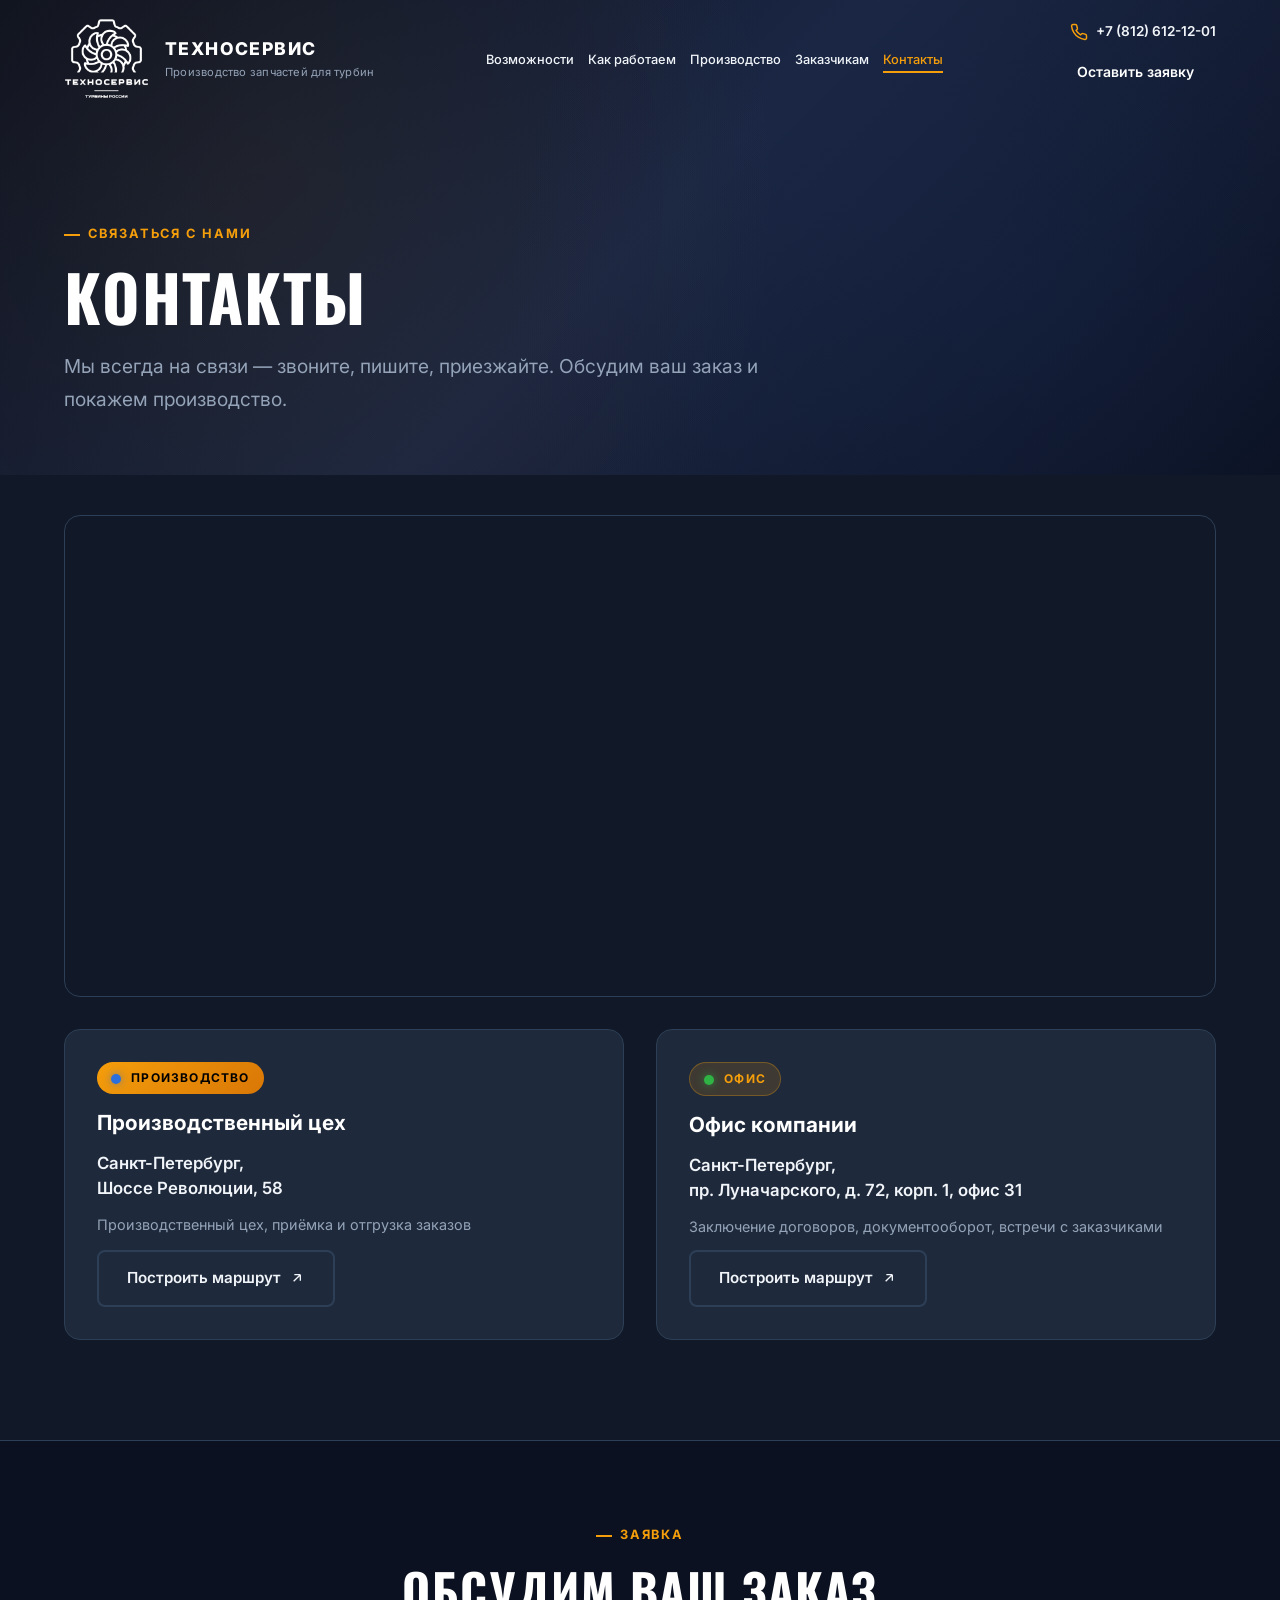
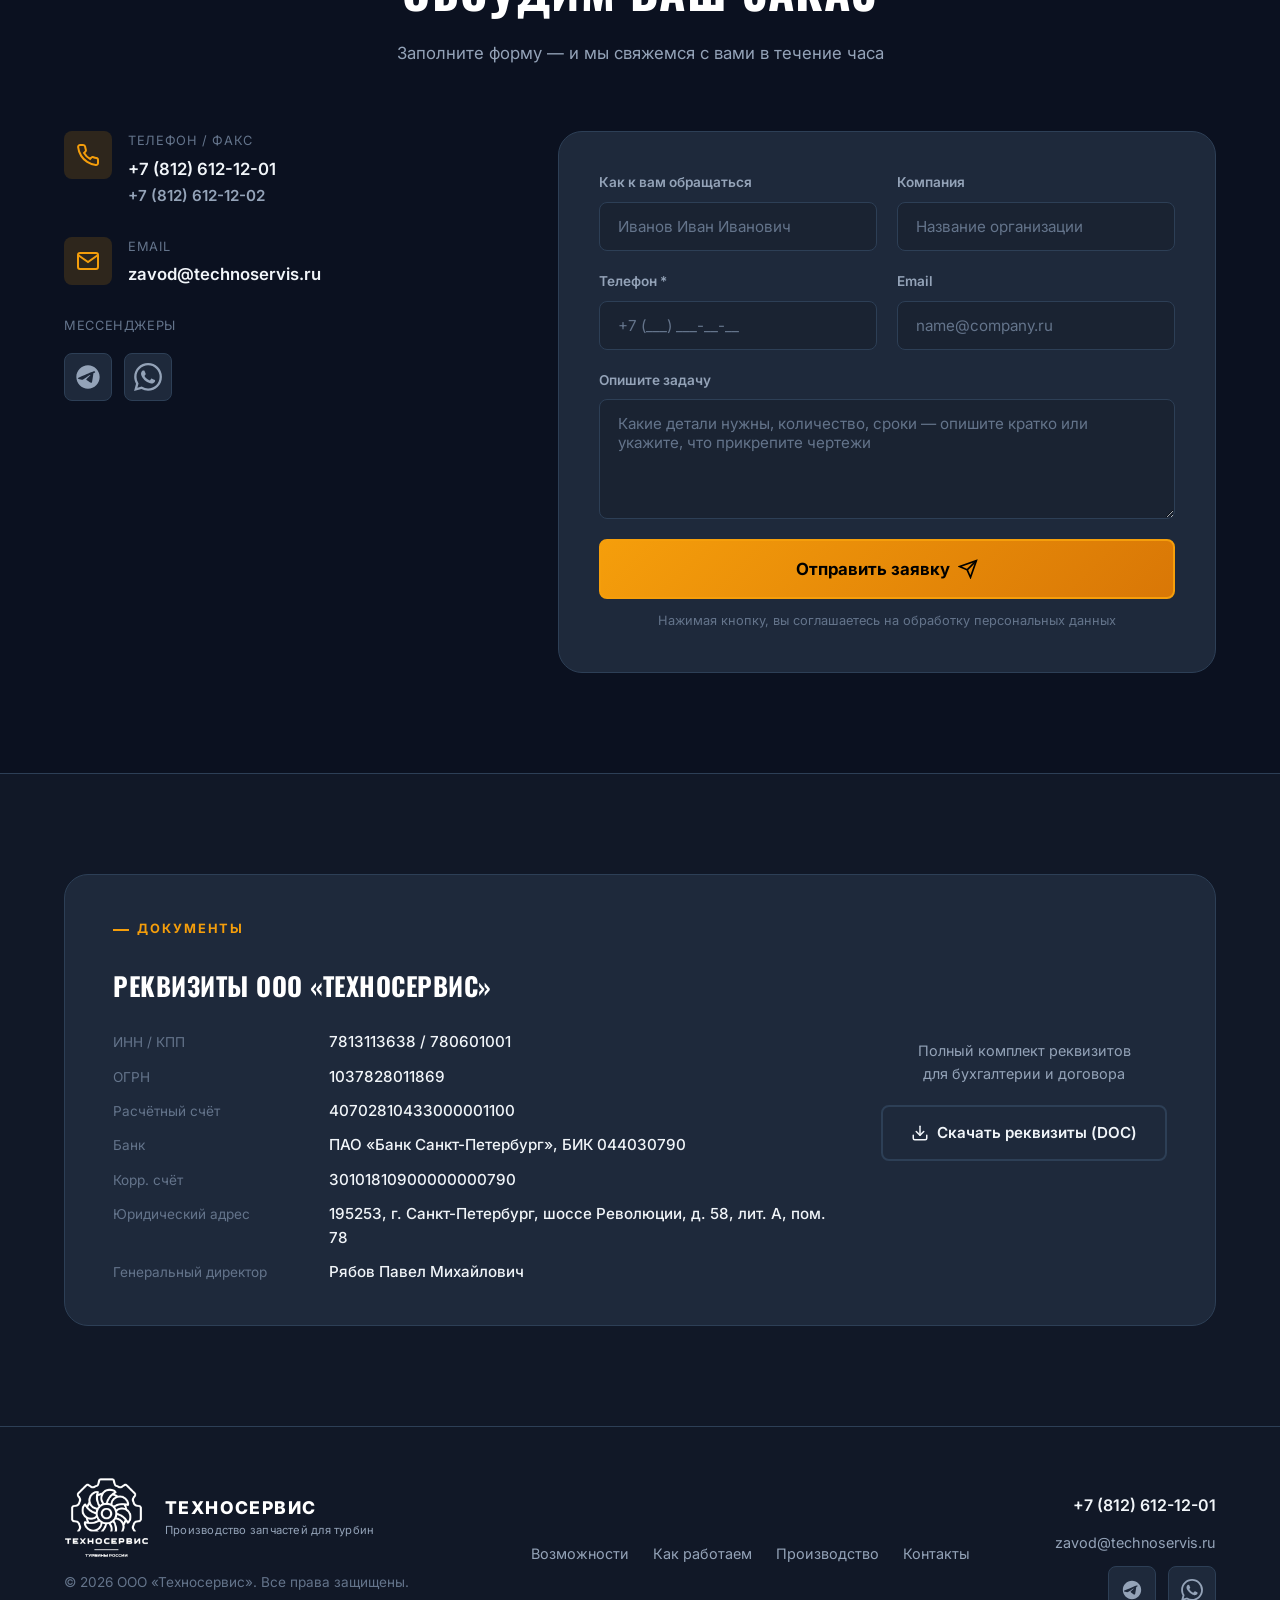
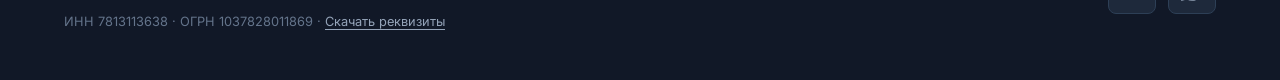
<file: contact.html>
<!DOCTYPE html>
<html lang="ru">
<head>
    <meta charset="UTF-8">
    <meta name="viewport" content="width=device-width, initial-scale=1.0">
    <title>Контакты — ООО «Техносервис»</title>
    <meta name="description" content="Контакты ООО «Техносервис»: производство на Шоссе Революции 58, офис на пр. Луначарского 72. Телефон, email, форма обратной связи.">
    <link rel="canonical" href="https://vlad-balan.github.io/tehnoservise/contact.html">
    <meta property="og:type" content="website">
    <meta property="og:site_name" content="ООО «Техносервис»">
    <meta property="og:title" content="Контакты — ООО «Техносервис»">
    <meta property="og:description" content="Производство: Шоссе Революции, 58 · Офис: пр. Луначарского, 72к1. Телефон +7 (812) 612-12-01, форма обратной связи, реквизиты.">
    <meta property="og:url" content="https://vlad-balan.github.io/tehnoservise/contact.html">
    <meta property="og:image" content="https://vlad-balan.github.io/tehnoservise/images/og-cover.jpg">
    <meta property="og:image:width" content="1200">
    <meta property="og:image:height" content="630">
    <meta property="og:locale" content="ru_RU">
    <meta name="twitter:card" content="summary_large_image">
    <link rel="preconnect" href="https://fonts.googleapis.com">
    <link rel="preconnect" href="https://fonts.gstatic.com" crossorigin>
    <link href="https://fonts.googleapis.com/css2?family=Inter:wght@400;500;600;700;800;900&family=Oswald:wght@500;600;700&display=swap" rel="stylesheet">
    <link rel="icon" type="image/png" sizes="512x512" href="images/favicon-512.png">
    <link rel="icon" type="image/png" sizes="32x32" href="images/favicon-32.png">
    <link rel="icon" type="image/png" sizes="16x16" href="images/favicon-16.png">
    <link rel="apple-touch-icon" sizes="180x180" href="images/apple-touch-icon.png">
    <link rel="stylesheet" href="css/style.css">
</head>
<body>

    <!-- ===== HEADER ===== -->
    <header class="header" id="header">
        <div class="container header__inner">
            <a href="index.html" class="header__logo">
                <span class="logo__icon"><img src="images/logo_white.png" alt="Техносервис" width="150" height="150"></span>
                <div class="logo__text">
                    <span class="logo__name">ТЕХНОСЕРВИС</span>
                    <span class="logo__tagline">Производство запчастей для турбин</span>
                </div>
            </a>

            <nav class="header__nav" id="nav">
                <ul class="nav__list">
                    <li><a href="index.html#capabilities" class="nav__link">Возможности</a></li>
                    <li><a href="index.html#process" class="nav__link">Как работаем</a></li>
                    <li><a href="index.html#production" class="nav__link">Производство</a></li>
                    <li><a href="index.html#clients" class="nav__link">Заказчикам</a></li>
                    <li><a href="contact.html" class="nav__link nav__link--active">Контакты</a></li>
                </ul>
            </nav>

            <div class="header__actions">
                <a href="tel:+78126121201" class="header__phone">
                    <svg width="18" height="18" viewBox="0 0 24 24" fill="none" stroke="currentColor" stroke-width="2">
                        <path d="M22 16.92v3a2 2 0 01-2.18 2 19.79 19.79 0 01-8.63-3.07 19.5 19.5 0 01-6-6 19.79 19.79 0 01-3.07-8.67A2 2 0 014.11 2h3a2 2 0 012 1.72c.127.96.361 1.903.7 2.81a2 2 0 01-.45 2.11L8.09 9.91a16 16 0 006 6l1.27-1.27a2 2 0 012.11-.45c.907.339 1.85.573 2.81.7A2 2 0 0122 16.92z"/>
                    </svg>
                    +7 (812) 612-12-01
                </a>
                <a href="#contact-form" class="btn btn--sm header__cta">Оставить заявку</a>
            </div>

            <button class="burger" id="burger" aria-label="Меню">
                <span></span><span></span><span></span>
            </button>
        </div>
    </header>

    <!-- ===== MOBILE MENU ===== -->
    <div class="mobile-menu" id="mobileMenu">
        <button class="mobile-menu__close" id="mobileClose" aria-label="Закрыть меню">
            <svg width="24" height="24" viewBox="0 0 24 24" fill="none" stroke="currentColor" stroke-width="2" stroke-linecap="round">
                <path d="M18 6L6 18"/><path d="M6 6l12 12"/>
            </svg>
        </button>
        <ul class="mobile-menu__list">
            <li><a href="index.html#capabilities" class="mobile-menu__link">Возможности</a></li>
            <li><a href="index.html#process" class="mobile-menu__link">Как работаем</a></li>
            <li><a href="index.html#production" class="mobile-menu__link">Производство</a></li>
            <li><a href="index.html#clients" class="mobile-menu__link">Заказчикам</a></li>
            <li><a href="contact.html" class="mobile-menu__link">Контакты</a></li>
        </ul>
        <div class="mobile-menu__footer">
            <a href="tel:+78126121201" class="mobile-menu__phone">+7 (812) 612-12-01</a>
            <a href="#contact-form" class="btn btn--full">Оставить заявку</a>
        </div>
    </div>

    <main>

        <!-- ===== PAGE HEADER ===== -->
        <section class="page-hero">
            <div class="container">
                <span class="section-label">Связаться с нами</span>
                <h1 class="page-hero__title">Контакты</h1>
                <p class="page-hero__desc">Мы всегда на связи — звоните, пишите, приезжайте. Обсудим ваш заказ и покажем производство.</p>
            </div>
        </section>

        <!-- ===== ADDRESSES ===== -->
        <section class="addresses">
            <div class="container">
                <!-- Общая карта с двумя метками -->
                <div class="addresses__map">
                    <iframe src="https://yandex.ru/map-widget/v1/?ll=30.4005%2C60.0000&z=11&pt=30.4428027,59.9612366,pm2blm~30.3581234,60.0386988,pm2gnm" width="100%" height="480" frameborder="0" allowfullscreen="true" loading="lazy" title="Карта: производство и офис ООО «Техносервис»"></iframe>
                </div>

                <!-- Легенда адресов -->
                <div class="addresses__grid">
                    <!-- Производство -->
                    <div class="address-card">
                        <div class="address-card__info">
                            <div class="address-card__badge address-card__badge--factory">
                                <span class="address-card__dot address-card__dot--blue"></span>
                                Производство
                            </div>
                            <h2 class="address-card__title">Производственный цех</h2>
                            <p class="address-card__text">
                                Санкт-Петербург,<br>
                                Шоссе Революции, 58
                            </p>
                            <p class="address-card__note">Производственный цех, приёмка и отгрузка заказов</p>
                            <a href="https://yandex.ru/maps/?text=Санкт-Петербург, шоссе Революции, 58" target="_blank" rel="noopener" class="btn btn--outline address-card__link">
                                Построить маршрут
                                <svg width="16" height="16" viewBox="0 0 24 24" fill="none" stroke="currentColor" stroke-width="2">
                                    <path d="M7 17L17 7M17 7H8M17 7v9"/>
                                </svg>
                            </a>
                        </div>
                    </div>

                    <!-- Офис -->
                    <div class="address-card">
                        <div class="address-card__info">
                            <div class="address-card__badge address-card__badge--office">
                                <span class="address-card__dot address-card__dot--green"></span>
                                Офис
                            </div>
                            <h2 class="address-card__title">Офис компании</h2>
                            <p class="address-card__text">
                                Санкт-Петербург,<br>
                                пр. Луначарского, д. 72, корп. 1, офис 31
                            </p>
                            <p class="address-card__note">Заключение договоров, документооборот, встречи с заказчиками</p>
                            <a href="https://yandex.ru/maps/?text=Санкт-Петербург, проспект Луначарского, 72к1" target="_blank" rel="noopener" class="btn btn--outline address-card__link">
                                Построить маршрут
                                <svg width="16" height="16" viewBox="0 0 24 24" fill="none" stroke="currentColor" stroke-width="2">
                                    <path d="M7 17L17 7M17 7H8M17 7v9"/>
                                </svg>
                            </a>
                        </div>
                    </div>
                </div>
            </div>
        </section>

        <!-- ===== CONTACT FORM ===== -->
        <section class="contact contact--page" id="contact-form">
            <div class="container">
                <div class="section-header anim-fade">
                    <span class="section-label">Заявка</span>
                    <h2 class="section-title">Обсудим ваш заказ</h2>
                    <p class="section-desc">Заполните форму — и мы свяжемся с вами в течение часа</p>
                </div>
                <div class="contact__grid anim-fade">
                    <div class="contact__info">
                        <div class="contact-item">
                            <div class="contact-item__icon">
                                <svg width="24" height="24" viewBox="0 0 24 24" fill="none" stroke="currentColor" stroke-width="2">
                                    <path d="M22 16.92v3a2 2 0 01-2.18 2 19.79 19.79 0 01-8.63-3.07 19.5 19.5 0 01-6-6 19.79 19.79 0 01-3.07-8.67A2 2 0 014.11 2h3a2 2 0 012 1.72c.127.96.361 1.903.7 2.81a2 2 0 01-.45 2.11L8.09 9.91a16 16 0 006 6l1.27-1.27a2 2 0 012.11-.45c.907.339 1.85.573 2.81.7A2 2 0 0122 16.92z"/>
                                </svg>
                            </div>
                            <div>
                                <span class="contact-item__label">Телефон / факс</span>
                                <a href="tel:+78126121201" class="contact-item__value">+7 (812) 612-12-01</a>
                                <a href="tel:+78126121202" class="contact-item__value contact-item__value--dim">+7 (812) 612-12-02</a>
                            </div>
                        </div>
                        <div class="contact-item">
                            <div class="contact-item__icon">
                                <svg width="24" height="24" viewBox="0 0 24 24" fill="none" stroke="currentColor" stroke-width="2">
                                    <path d="M4 4h16c1.1 0 2 .9 2 2v12c0 1.1-.9 2-2 2H4c-1.1 0-2-.9-2-2V6c0-1.1.9-2 2-2z"/><path d="M22 6l-10 7L2 6"/>
                                </svg>
                            </div>
                            <div>
                                <span class="contact-item__label">Email</span>
                                <a href="mailto:zavod@technoservis.ru" class="contact-item__value">zavod@technoservis.ru</a>
                            </div>
                        </div>
                        <div class="contact-item contact-item--messengers">
                            <span class="contact-item__label">Мессенджеры</span>
                            <div class="messengers">
                                <a href="#" class="messenger-btn" title="Telegram">
                                    <svg width="28" height="28" viewBox="0 0 24 24" fill="currentColor">
                                        <path d="M12 2C6.48 2 2 6.48 2 12s4.48 10 10 10 10-4.48 10-10S17.52 2 12 2zm4.64 6.8c-.15 1.58-.8 5.42-1.13 7.19-.14.75-.42 1-.68 1.03-.58.05-1.02-.38-1.58-.75-.88-.58-1.38-.94-2.23-1.5-.99-.65-.35-1.01.22-1.59.15-.15 2.71-2.48 2.76-2.69.01-.03.01-.14-.07-.2-.08-.06-.19-.04-.27-.02-.12.02-1.96 1.25-5.54 3.67-.52.36-1 .53-1.42.52-.47-.01-1.37-.26-2.03-.48-.82-.27-1.47-.42-1.42-.88.03-.24.37-.49 1.02-.75 3.99-1.74 6.65-2.89 7.98-3.44 3.8-1.58 4.59-1.86 5.1-1.87.11 0 .37.03.54.17.14.12.18.28.2.45-.01.06.01.24 0 .38z"/>
                                    </svg>
                                </a>
                                <a href="#" class="messenger-btn" title="WhatsApp">
                                    <svg width="28" height="28" viewBox="0 0 24 24" fill="currentColor">
                                        <path d="M17.472 14.382c-.297-.149-1.758-.867-2.03-.967-.273-.099-.471-.148-.67.15-.197.297-.767.966-.94 1.164-.173.199-.347.223-.644.075-.297-.15-1.255-.463-2.39-1.475-.883-.788-1.48-1.761-1.653-2.059-.173-.297-.018-.458.13-.606.134-.133.298-.347.446-.52.149-.174.198-.298.298-.497.099-.198.05-.371-.025-.52-.075-.149-.669-1.612-.916-2.207-.242-.579-.487-.5-.669-.51-.173-.008-.371-.01-.57-.01-.198 0-.52.074-.792.372-.272.297-1.04 1.016-1.04 2.479 0 1.462 1.065 2.875 1.213 3.074.149.198 2.096 3.2 5.077 4.487.709.306 1.262.489 1.694.625.712.227 1.36.195 1.871.118.571-.085 1.758-.719 2.006-1.413.248-.694.248-1.289.173-1.413-.074-.124-.272-.198-.57-.347m-5.421 7.403h-.004a9.87 9.87 0 01-5.031-1.378l-.361-.214-3.741.982.998-3.648-.235-.374a9.86 9.86 0 01-1.51-5.26c.001-5.45 4.436-9.884 9.888-9.884 2.64 0 5.122 1.03 6.988 2.898a9.825 9.825 0 012.893 6.994c-.003 5.45-4.437 9.884-9.885 9.884m8.413-18.297A11.815 11.815 0 0012.05 0C5.495 0 .16 5.335.157 11.892c0 2.096.547 4.142 1.588 5.945L.057 24l6.305-1.654a11.882 11.882 0 005.683 1.448h.005c6.554 0 11.89-5.335 11.893-11.893a11.821 11.821 0 00-3.48-8.413z"/>
                                    </svg>
                                </a>
                            </div>
                        </div>
                    </div>
                    <form class="contact__form" id="contactForm">
                        <div class="form-group">
                            <label for="name" class="form-label">Как к вам обращаться</label>
                            <input type="text" id="name" name="name" class="form-input" placeholder="Иванов Иван Иванович" required>
                        </div>
                        <div class="form-group">
                            <label for="company" class="form-label">Компания</label>
                            <input type="text" id="company" name="company" class="form-input" placeholder="Название организации">
                        </div>
                        <div class="form-group">
                            <label for="phone" class="form-label">Телефон *</label>
                            <input type="tel" id="phone" name="phone" class="form-input" placeholder="+7 (___) ___-__-__" required>
                        </div>
                        <div class="form-group">
                            <label for="email" class="form-label">Email</label>
                            <input type="email" id="email" name="email" class="form-input" placeholder="name@company.ru">
                        </div>
                        <div class="form-group form-group--full">
                            <label for="message" class="form-label">Опишите задачу</label>
                            <textarea id="message" name="message" class="form-textarea" placeholder="Какие детали нужны, количество, сроки — опишите кратко или укажите, что прикрепите чертежи"></textarea>
                        </div>
                        <button type="submit" class="btn btn--primary btn--full btn--lg">
                            Отправить заявку
                            <svg width="20" height="20" viewBox="0 0 24 24" fill="none" stroke="currentColor" stroke-width="2">
                                <path d="M22 2L11 13"/><path d="M22 2l-7 20-4-9-9-4 20-7z"/>
                            </svg>
                        </button>
                        <p class="form-note">Нажимая кнопку, вы соглашаетесь на обработку персональных данных</p>
                    </form>
                </div>
            </div>
        </section>

        <!-- ===== REQUISITES ===== -->
        <section class="requisites" id="requisites">
            <div class="container">
                <div class="requisites__card anim-fade">
                    <div class="requisites__content">
                        <span class="section-label">Документы</span>
                        <h2 class="requisites__title">Реквизиты ООО «Техносервис»</h2>
                        <dl class="requisites__list">
                            <div class="req-row"><dt>ИНН / КПП</dt><dd>7813113638 / 780601001</dd></div>
                            <div class="req-row"><dt>ОГРН</dt><dd>1037828011869</dd></div>
                            <div class="req-row"><dt>Расчётный счёт</dt><dd>40702810433000001100</dd></div>
                            <div class="req-row"><dt>Банк</dt><dd>ПАО «Банк Санкт-Петербург», БИК 044030790</dd></div>
                            <div class="req-row"><dt>Корр. счёт</dt><dd>30101810900000000790</dd></div>
                            <div class="req-row"><dt>Юридический адрес</dt><dd>195253, г. Санкт-Петербург, шоссе Революции, д. 58, лит. А, пом. 78</dd></div>
                            <div class="req-row"><dt>Генеральный директор</dt><dd>Рябов Павел Михайлович</dd></div>
                        </dl>
                    </div>
                    <div class="requisites__download">
                        <p class="requisites__hint">Полный комплект реквизитов<br>для бухгалтерии и договора</p>
                        <a href="contact-payment/requisites.doc" download class="btn btn--outline">
                            <svg width="18" height="18" viewBox="0 0 24 24" fill="none" stroke="currentColor" stroke-width="2" stroke-linecap="round" stroke-linejoin="round">
                                <path d="M21 15v4a2 2 0 01-2 2H5a2 2 0 01-2-2v-4"/><polyline points="7 10 12 15 17 10"/><line x1="12" y1="15" x2="12" y2="3"/>
                            </svg>
                            Скачать реквизиты (DOC)
                        </a>
                    </div>
                </div>
            </div>
        </section>

    </main>

    <!-- ===== FOOTER ===== -->
    <footer class="footer">
        <div class="container footer__inner">
            <div class="footer__left">
                <a href="index.html" class="header__logo">
                    <span class="logo__icon"><img src="images/logo_white.png" alt="Техносервис" width="150" height="150"></span>
                    <div class="logo__text">
                        <span class="logo__name">ТЕХНОСЕРВИС</span>
                        <span class="logo__tagline">Производство запчастей для турбин</span>
                    </div>
                </a>
                <p class="footer__copy">© 2026 ООО «Техносервис». Все права защищены.</p>
                <p class="footer__req">ИНН 7813113638 · ОГРН 1037828011869 · <a href="contact-payment/requisites.doc" download>Скачать реквизиты</a></p>
            </div>
            <div class="footer__center">
                <div class="footer__links">
                    <a href="index.html#capabilities">Возможности</a>
                    <a href="index.html#process">Как работаем</a>
                    <a href="index.html#production">Производство</a>
                    <a href="contact.html">Контакты</a>
                </div>
            </div>
            <div class="footer__right">
                <a href="tel:+78126121201" class="footer__phone">+7 (812) 612-12-01</a>
                <a href="mailto:zavod@technoservis.ru" class="footer__email">zavod@technoservis.ru</a>
                <div class="messengers messengers--footer">
                    <a href="#" class="messenger-btn" title="Telegram">
                        <svg width="22" height="22" viewBox="0 0 24 24" fill="currentColor">
                            <path d="M12 2C6.48 2 2 6.48 2 12s4.48 10 10 10 10-4.48 10-10S17.52 2 12 2zm4.64 6.8c-.15 1.58-.8 5.42-1.13 7.19-.14.75-.42 1-.68 1.03-.58.05-1.02-.38-1.58-.75-.88-.58-1.38-.94-2.23-1.5-.99-.65-.35-1.01.22-1.59.15-.15 2.71-2.48 2.76-2.69.01-.03.01-.14-.07-.2-.08-.06-.19-.04-.27-.02-.12.02-1.96 1.25-5.54 3.67-.52.36-1 .53-1.42.52-.47-.01-1.37-.26-2.03-.48-.82-.27-1.47-.42-1.42-.88.03-.24.37-.49 1.02-.75 3.99-1.74 6.65-2.89 7.98-3.44 3.8-1.58 4.59-1.86 5.1-1.87.11 0 .37.03.54.17.14.12.18.28.2.45-.01.06.01.24 0 .38z"/>
                        </svg>
                    </a>
                    <a href="#" class="messenger-btn" title="WhatsApp">
                        <svg width="22" height="22" viewBox="0 0 24 24" fill="currentColor">
                            <path d="M17.472 14.382c-.297-.149-1.758-.867-2.03-.967-.273-.099-.471-.148-.67.15-.197.297-.767.966-.94 1.164-.173.199-.347.223-.644.075-.297-.15-1.255-.463-2.39-1.475-.883-.788-1.48-1.761-1.653-2.059-.173-.297-.018-.458.13-.606.134-.133.298-.347.446-.52.149-.174.198-.298.298-.497.099-.198.05-.371-.025-.52-.075-.149-.669-1.612-.916-2.207-.242-.579-.487-.5-.669-.51-.173-.008-.371-.01-.57-.01-.198 0-.52.074-.792.372-.272.297-1.04 1.016-1.04 2.479 0 1.462 1.065 2.875 1.213 3.074.149.198 2.096 3.2 5.077 4.487.709.306 1.262.489 1.694.625.712.227 1.36.195 1.871.118.571-.085 1.758-.719 2.006-1.413.248-.694.248-1.289.173-1.413-.074-.124-.272-.198-.57-.347m-5.421 7.403h-.004a9.87 9.87 0 01-5.031-1.378l-.361-.214-3.741.982.998-3.648-.235-.374a9.86 9.86 0 01-1.51-5.26c.001-5.45 4.436-9.884 9.888-9.884 2.64 0 5.122 1.03 6.988 2.898a9.825 9.825 0 012.893 6.994c-.003 5.45-4.437 9.884-9.885 9.884m8.413-18.297A11.815 11.815 0 0012.05 0C5.495 0 .16 5.335.157 11.892c0 2.096.547 4.142 1.588 5.945L.057 24l6.305-1.654a11.882 11.882 0 005.683 1.448h.005c6.554 0 11.89-5.335 11.893-11.893a11.821 11.821 0 00-3.48-8.413z"/>
                        </svg>
                    </a>
                </div>
            </div>
        </div>
    </footer>

    <script src="js/main.js"></script>
</body>
</html>
</file>
<file: css/style.css>
/* =============================================
   ООО «Техносервис» — Production Landing
   Design System + Components + Responsive
   ============================================= */

/* ---------- CSS VARIABLES ---------- */
:root {
    /* Colors */
    --color-bg:         #0B1120;
    --color-bg-2:       #111827;
    --color-bg-3:       #1A2332;
    --color-surface:    #1E293B;
    --color-surface-2:  #253349;
    --color-border:     #2D3F56;

    --color-accent:     #F59E0B;
    --color-accent-hover: #D97706;
    --color-accent-glow: rgba(245, 158, 11, 0.15);
    --color-accent-2:   #EF4444;

    --color-text:       #F1F5F9;
    --color-text-2:     #94A3B8;
    --color-text-3:     #64748B;

    --color-white:      #FFFFFF;
    --color-black:      #000000;

    /* Typography */
    --font-main:    'Inter', -apple-system, BlinkMacSystemFont, sans-serif;
    --font-display: 'Oswald', 'Inter', sans-serif;

    /* Spacing */
    --section-py:       100px;
    --container-px:     24px;
    --container-max:    1200px;

    /* Transitions */
    --transition:   0.3s cubic-bezier(0.4, 0, 0.2, 1);
    --transition-slow: 0.6s cubic-bezier(0.4, 0, 0.2, 1);

    /* Shadows */
    --shadow-card:  0 4px 24px rgba(0, 0, 0, 0.3);
    --shadow-glow:  0 0 40px rgba(245, 158, 11, 0.15);

    /* Radius */
    --radius-sm:    8px;
    --radius-md:    12px;
    --radius-lg:    16px;
    --radius-xl:    24px;
}

/* ---------- RESET ---------- */
*,
*::before,
*::after {
    margin: 0;
    padding: 0;
    box-sizing: border-box;
}

html {
    scroll-behavior: smooth;
    font-size: 16px;
    -webkit-font-smoothing: antialiased;
    -moz-osx-font-smoothing: grayscale;
}

body {
    font-family: var(--font-main);
    background-color: var(--color-bg);
    color: var(--color-text);
    line-height: 1.6;
    overflow-x: hidden;
}

a {
    text-decoration: none;
    color: inherit;
    transition: color var(--transition);
}

ul {
    list-style: none;
}

img {
    max-width: 100%;
    display: block;
}

button {
    cursor: pointer;
    border: none;
    background: none;
    font-family: inherit;
    color: inherit;
}

input,
textarea {
    font-family: inherit;
    font-size: inherit;
}

/* ---------- UTILITIES ---------- */
.container {
    max-width: var(--container-max);
    margin: 0 auto;
    padding: 0 var(--container-px);
}

.text-accent {
    color: var(--color-accent);
}

.sr-only {
    position: absolute;
    width: 1px;
    height: 1px;
    margin: -1px;
    padding: 0;
    overflow: hidden;
    clip: rect(0, 0, 0, 0);
    border: 0;
}

/* ---------- BUTTONS ---------- */
.btn {
    display: inline-flex;
    align-items: center;
    justify-content: center;
    gap: 8px;
    padding: 14px 28px;
    font-weight: 600;
    font-size: 0.95rem;
    border-radius: var(--radius-sm);
    transition: all var(--transition);
    white-space: nowrap;
    border: 2px solid transparent;
}

.btn--sm {
    padding: 10px 20px;
    font-size: 0.875rem;
}

.btn--lg {
    padding: 18px 36px;
    font-size: 1.05rem;
}

.btn--primary {
    background: linear-gradient(135deg, var(--color-accent), var(--color-accent-hover));
    color: var(--color-black);
    border-color: var(--color-accent);
    font-weight: 700;
}

.btn--primary:hover {
    background: linear-gradient(135deg, var(--color-accent-hover), #B45309);
    border-color: var(--color-accent-hover);
    box-shadow: var(--shadow-glow);
    transform: translateY(-2px);
}

.btn--outline {
    border-color: var(--color-border);
    color: var(--color-text);
}

.btn--outline:hover {
    border-color: var(--color-accent);
    color: var(--color-accent);
    background: var(--color-accent-glow);
    transform: translateY(-2px);
}

.btn--full {
    width: 100%;
}

/* ---------- HEADER ---------- */
.header {
    position: fixed;
    top: 0;
    left: 0;
    right: 0;
    z-index: 1000;
    padding: 16px 0;
    transition: all var(--transition);
    background: transparent;
}

.header--scrolled {
    background: rgba(11, 17, 32, 0.92);
    backdrop-filter: blur(20px);
    -webkit-backdrop-filter: blur(20px);
    border-bottom: 1px solid var(--color-border);
    padding: 10px 0;
}

.header__inner {
    display: flex;
    align-items: center;
    justify-content: space-between;
    gap: 32px;
}

/* Logo */
.header__logo {
    display: flex;
    align-items: center;
    gap: 16px;
    flex-shrink: 0;
}

.logo__icon {
    display: flex;
    align-items: center;
    justify-content: center;
    width: 85px;
    height: 85px;
    flex-shrink: 0;
}

.logo__icon img {
    width: 100%;
    height: 100%;
    object-fit: contain;
}

.logo__text {
    display: flex;
    flex-direction: column;
}

.logo__name {
    font-weight: 800;
    font-size: 1.1rem;
    letter-spacing: 0.08em;
    color: var(--color-white);
}

.logo__tagline {
    font-size: 0.7rem;
    color: var(--color-text-2);
    letter-spacing: 0.02em;
}

/* Nav */
.header__nav {
    display: flex;
}

.nav__list {
    display: flex;
    flex-wrap: nowrap;
    gap: 32px;
}

.nav__link {
    font-size: 0.9rem;
    font-weight: 500;
    color: var(--color-text);
    position: relative;
    padding: 4px 0;
    white-space: nowrap;
}

.nav__link::after {
    content: '';
    position: absolute;
    bottom: -2px;
    left: 0;
    width: 0;
    height: 2px;
    background: var(--color-accent);
    transition: width var(--transition);
}

.nav__link:hover {
    color: var(--color-accent);
}

.nav__link:hover::after {
    width: 100%;
}

/* Header Actions */
.header__actions {
    display: flex;
    flex-direction: column;
    align-items: flex-end;
    gap: 6px;
    flex-shrink: 0;
}

.header__cta {
    border-color: transparent;
    color: var(--color-white);
    background: transparent;
}

.header__cta:hover {
    border-color: var(--color-accent);
    color: var(--color-accent);
    background: var(--color-accent-glow);
    transform: translateY(-1px);
}

.header__phone {
    display: flex;
    align-items: center;
    gap: 8px;
    font-weight: 600;
    font-size: 0.95rem;
    color: var(--color-text);
    transition: color var(--transition);
}

.header__phone:hover {
    color: var(--color-accent);
}

.header__phone svg {
    color: var(--color-accent);
    flex-shrink: 0;
}

/* Burger */
.burger {
    display: none;
    flex-direction: column;
    gap: 6px;
    width: 44px;
    height: 44px;
    padding: 10px 6px;
    z-index: 1100;
    flex-shrink: 0;
    cursor: pointer;
}

.burger span {
    display: block;
    width: 100%;
    height: 3px;
    background: var(--color-text);
    border-radius: 2px;
    transition: all var(--transition);
}

.burger.active span:nth-child(1) {
    transform: rotate(45deg) translate(5px, 5px);
}

.burger.active span:nth-child(2) {
    opacity: 0;
}

.burger.active span:nth-child(3) {
    transform: rotate(-45deg) translate(5px, -5px);
}

/* ---------- MOBILE MENU ---------- */
.mobile-menu {
    position: fixed;
    top: 0;
    right: -100%;
    width: 100%;
    max-width: 380px;
    height: 100vh;
    background: var(--color-bg-2);
    z-index: 1050;
    display: flex;
    flex-direction: column;
    padding: 24px 32px 40px;
    transition: right var(--transition);
    border-left: 1px solid var(--color-border);
}

.mobile-menu__close {
    position: absolute;
    top: 16px;
    right: 16px;
    width: 44px;
    height: 44px;
    display: flex;
    align-items: center;
    justify-content: center;
    border-radius: var(--radius-sm);
    color: var(--color-text-2);
    background: var(--color-surface);
    border: 1px solid var(--color-border);
    transition: all var(--transition);
}

.mobile-menu__close:hover {
    color: var(--color-accent);
    border-color: var(--color-accent);
    background: var(--color-accent-glow);
}

.mobile-menu.active {
    right: 0;
}

.mobile-menu__list {
    display: flex;
    flex-direction: column;
    gap: 4px;
}

.mobile-menu__link {
    display: block;
    padding: 14px 0;
    font-size: 1.1rem;
    font-weight: 500;
    color: var(--color-text);
    border-bottom: 1px solid var(--color-border);
    transition: color var(--transition);
}

.mobile-menu__link:hover {
    color: var(--color-accent);
}

.mobile-menu__footer {
    margin-top: auto;
    display: flex;
    flex-direction: column;
    gap: 16px;
}

/* Кнопка в мобильном меню — текст прижат влево, как пункты меню */
.mobile-menu__footer .btn--full {
    justify-content: flex-start;
}

.mobile-menu__phone {
    font-size: 1.2rem;
    font-weight: 700;
    color: var(--color-accent);
}

/* ---------- SECTION HEADERS ---------- */
.section-header {
    text-align: center;
    max-width: 700px;
    margin: 0 auto 64px;
}

.section-label {
    display: inline-block;
    font-size: 0.8rem;
    font-weight: 700;
    text-transform: uppercase;
    letter-spacing: 0.15em;
    color: var(--color-accent);
    margin-bottom: 16px;
    position: relative;
    padding-left: 24px;
}

.section-label::before {
    content: '';
    position: absolute;
    left: 0;
    top: 50%;
    width: 16px;
    height: 2px;
    background: var(--color-accent);
}

.section-title {
    font-family: var(--font-display);
    font-size: clamp(2rem, 4vw, 3rem);
    font-weight: 700;
    text-transform: uppercase;
    letter-spacing: 0.03em;
    line-height: 1.2;
    color: var(--color-white);
    margin-bottom: 20px;
}

.section-desc {
    font-size: 1.05rem;
    color: var(--color-text-2);
    line-height: 1.7;
}

/* ---------- CAPABILITIES EXTRA BANNER ---------- */
.capabilities__extra {
    display: flex;
    align-items: flex-start;
    gap: 20px;
    margin-top: 48px;
    padding: 28px 32px;
    background: linear-gradient(135deg, var(--color-accent-glow), transparent);
    border: 1px solid rgba(245, 158, 11, 0.2);
    border-radius: var(--radius-lg);
}

.capabilities__extra-icon {
    flex-shrink: 0;
    width: 56px;
    height: 56px;
    display: flex;
    align-items: center;
    justify-content: center;
    background: var(--color-accent-glow);
    border-radius: 50%;
    color: var(--color-accent);
}

.capabilities__extra-text h3 {
    font-size: 1.05rem;
    font-weight: 700;
    color: var(--color-white);
    margin-bottom: 8px;
}

.capabilities__extra-text p {
    font-size: 0.92rem;
    color: var(--color-text-2);
    line-height: 1.7;
}

.capabilities__extra-text strong {
    color: var(--color-text);
    font-weight: 600;
}

/* ---------- HERO SECTION ---------- */
.hero {
    position: relative;
    min-height: 100vh;
    display: flex;
    align-items: center;
    overflow: hidden;
    background: linear-gradient(135deg, #0B1120 0%, #1a2540 50%, #0B1120 100%);
}

/* Fallback gradient pattern when image fails to load */
.hero--noimg .hero__bg::before {
    content: '';
    position: absolute;
    inset: 0;
    background:
        radial-gradient(circle at 20% 50%, rgba(245, 158, 11, 0.08), transparent 50%),
        radial-gradient(circle at 80% 30%, rgba(37, 99, 235, 0.08), transparent 50%);
    z-index: 0;
}

.hero__bg {
    position: absolute;
    inset: 0;
    z-index: 0;
}

.hero__bg img,
.hero__placeholder {
    width: 100%;
    height: 100%;
    object-fit: cover;
}

.hero__img {
    position: absolute;
    inset: 0;
    width: 100%;
    height: 100%;
    object-fit: cover;
    object-position: center;
}

.hero__overlay {
    position: absolute;
    inset: 0;
    background: linear-gradient(
        135deg,
        rgba(11, 17, 32, 0.92) 0%,
        rgba(11, 17, 32, 0.75) 50%,
        rgba(11, 17, 32, 0.88) 100%
    );
    z-index: 1;
}

.hero__content {
    position: relative;
    z-index: 2;
    padding-top: 180px;
    padding-bottom: 80px;
    max-width: 1100px;
}

.hero__badge {
    display: inline-block;
    font-size: 0.85rem;
    font-weight: 600;
    color: var(--color-accent);
    background: var(--color-accent-glow);
    border: 1px solid rgba(245, 158, 11, 0.25);
    padding: 8px 20px;
    border-radius: 100px;
    margin-bottom: 24px;
    letter-spacing: 0.03em;
}

.hero__title {
    font-family: var(--font-display);
    font-size: clamp(2.5rem, 5.5vw, 4rem);
    font-weight: 700;
    text-transform: uppercase;
    letter-spacing: 0.02em;
    line-height: 1.15;
    color: var(--color-white);
    margin-bottom: 24px;
}

.hero__subtitle {
    font-size: clamp(1.05rem, 2.2vw, 1.35rem);
    color: var(--color-text);
    line-height: 1.7;
    margin-bottom: 40px;
    max-width: 620px;
    text-shadow: 0 2px 12px rgba(0, 0, 0, 0.6);
}

.hero__subtitle strong {
    color: var(--color-white);
    font-weight: 600;
}

.hero__actions {
    display: flex;
    gap: 16px;
    flex-wrap: wrap;
    margin-bottom: 64px;
}

/* Hero Stats */
.hero__stats {
    display: flex;
    align-items: center;
    gap: 32px;
    padding: 32px 40px;
    background: rgba(30, 41, 59, 0.6);
    border: 1px solid var(--color-border);
    border-radius: var(--radius-lg);
    backdrop-filter: blur(10px);
    width: fit-content;
}

.stat {
    display: flex;
    flex-direction: column;
    align-items: center;
}

.stat__number {
    font-size: 2rem;
    font-weight: 800;
    color: var(--color-accent);
    line-height: 1;
}

.stat__suffix {
    font-size: 2rem;
    font-weight: 800;
    color: var(--color-accent);
    line-height: 1;
}

.stat__label {
    font-size: 0.85rem;
    color: var(--color-text-2);
    margin-top: 6px;
}

.stat__divider {
    width: 1px;
    height: 48px;
    background: var(--color-border);
}

/* ---------- PAIN POINTS ---------- */
.pains {
    position: relative;
    overflow: hidden;
    padding: var(--section-py) 0;
    background: var(--color-bg-2);
    border-top: 1px solid var(--color-border);
    border-bottom: 1px solid var(--color-border);
}

/* Интерактивные фоны (canvas) */
.bgfx {
    position: absolute;
    inset: 0;
    width: 100%;
    height: 100%;
    z-index: 0;
    pointer-events: none;
}

.pains > .container,
.process > .container {
    position: relative;
    z-index: 1;
}

.pains__grid {
    display: grid;
    grid-template-columns: repeat(3, 1fr);
    gap: 32px;
    margin-bottom: 48px;
}

.pain-card {
    position: relative;
    padding: 40px 32px;
    background: var(--color-surface);
    border: 1px solid var(--color-border);
    border-radius: var(--radius-lg);
    text-align: center;
    overflow: hidden;
    transition: all var(--transition);
}

.pain-card:hover {
    border-color: var(--color-accent);
    transform: translateY(-4px);
    box-shadow: 0 8px 32px rgba(245, 158, 11, 0.08);
}

.pain-card__icon {
    display: inline-flex;
    align-items: center;
    justify-content: center;
    width: 80px;
    height: 80px;
    border-radius: 50%;
    background: rgba(138, 180, 248, 0.09);
    margin-bottom: 24px;
}

.pain-card__icon svg {
    color: #8AB4F8;
}

.pain-card__title {
    font-size: 1.2rem;
    font-weight: 700;
    margin-bottom: 12px;
    color: var(--color-white);
}

.pain-card__text {
    font-size: 0.95rem;
    color: var(--color-text-2);
    line-height: 1.7;
}

.pain-card__strike {
    position: absolute;
    top: 50%;
    left: 10%;
    right: 10%;
    height: 2px;
    background: var(--color-accent);
    opacity: 0;
    transform: rotate(-12deg);
    transition: opacity var(--transition);
}

.pain-card:hover .pain-card__strike {
    opacity: 0.15;
}

.pains__cta {
    margin-top: 56px;
    padding: 40px 32px;
    text-align: center;
    display: flex;
    flex-direction: column;
    align-items: center;
    gap: 28px;
    background: linear-gradient(135deg, var(--color-accent-glow), transparent);
    border: 1px solid rgba(245, 158, 11, 0.25);
    border-radius: var(--radius-lg);
}

.pains__cta-text {
    font-family: var(--font-display);
    font-size: clamp(1.5rem, 3vw, 2.25rem);
    font-weight: 700;
    text-transform: uppercase;
    letter-spacing: 0.02em;
    line-height: 1.25;
    color: var(--color-white);
}

.pains__cta-text .text-accent {
    color: var(--color-accent);
}

.pains__cta .btn {
    margin-top: 8px;
}

/* ---------- CAPABILITIES ---------- */
.capabilities {
    position: relative;
    overflow: hidden;
    padding: var(--section-py) 0;
    background-color: #0B1120; /* фолбэк под текстурой */
    border-top: 1px solid var(--color-border);
    border-bottom: 1px solid var(--color-border);
}

/* Слой с фото шестерён — увеличен по высоте для параллакс-сдвига,
   двигается медленнее контента (управляется из main.js) */
.capabilities__bg {
    position: absolute;
    top: -55%;
    bottom: -55%;
    left: 0;
    right: 0;
    z-index: 0;
    background-image: url('../images/shesternya_back.jpg');
    /* Мелкий паттерн-плитка вместо одной большой картинки */
    background-size: 620px;
    background-position: center top;
    background-repeat: repeat;
    will-change: transform;
}

/* Статичный затемняющий градиент поверх фото */
.capabilities::after {
    content: '';
    position: absolute;
    inset: 0;
    z-index: 1;
    pointer-events: none;
    background: linear-gradient(180deg,
        rgba(11, 17, 32, 0.88) 0%,
        rgba(11, 17, 32, 0.94) 45%,
        rgba(11, 17, 32, 0.97) 75%,
        #0B1120 100%);
}

/* Контент поверх слоёв фона */
.capabilities > .container {
    position: relative;
    z-index: 2;
}

.capabilities__grid {
    display: grid;
    grid-template-columns: repeat(2, 1fr);
    gap: 32px;
}

.equip-card {
    display: flex;
    flex-direction: column;
    background: var(--color-surface);
    border: 1px solid var(--color-border);
    border-radius: var(--radius-lg);
    overflow: hidden;
    transition: all var(--transition);
}

.equip-card:hover {
    border-color: var(--color-accent);
    transform: translateY(-4px);
    box-shadow: var(--shadow-glow);
}

.equip-card--wide {
    grid-column: span 2;
}

.equip-card__img {
    aspect-ratio: 4/3;
    overflow: hidden;
    position: relative;
}

.equip-card__img > img {
    width: 100%;
    height: 100%;
    object-fit: cover;
}

.equip-card--wide .equip-card__img {
    aspect-ratio: 16/9;
}

/* ---------- CAROUSEL ---------- */
.carousel {
    position: relative;
    width: 100%;
    height: 100%;
    overflow: hidden;
}

.carousel__track {
    position: relative;
    width: 100%;
    height: 100%;
}

.carousel__slide {
    position: absolute;
    inset: 0;
    opacity: 0;
    transition: opacity 0.4s ease;
    pointer-events: none;
}

.carousel__slide.active {
    opacity: 1;
    pointer-events: auto;
}

.carousel__slide img {
    width: 100%;
    height: 100%;
    object-fit: cover;
}

.carousel__caption {
    position: absolute;
    bottom: 0;
    left: 0;
    right: 0;
    padding: 28px 16px 10px;
    font-size: 0.8rem;
    font-weight: 600;
    color: var(--color-white);
    text-align: center;
    background: linear-gradient(to top, rgba(11, 17, 32, 0.9), transparent);
    letter-spacing: 0.02em;
}

.carousel__btn {
    position: absolute;
    top: 50%;
    transform: translateY(-50%);
    width: 36px;
    height: 36px;
    display: flex;
    align-items: center;
    justify-content: center;
    border-radius: 50%;
    background: rgba(11, 17, 32, 0.7);
    backdrop-filter: blur(8px);
    -webkit-backdrop-filter: blur(8px);
    color: var(--color-white);
    border: 1px solid rgba(255, 255, 255, 0.15);
    opacity: 0;
    transition: all var(--transition);
    z-index: 2;
}

.carousel:hover .carousel__btn {
    opacity: 1;
}

.carousel__btn:hover {
    background: var(--color-accent);
    color: var(--color-black);
    border-color: var(--color-accent);
}

.carousel__btn--prev { left: 12px; }
.carousel__btn--next { right: 12px; }

.carousel__dots {
    position: absolute;
    bottom: 10px;
    left: 50%;
    transform: translateX(-50%);
    display: flex;
    gap: 6px;
    z-index: 2;
}

.carousel__dot {
    width: 8px;
    height: 8px;
    border-radius: 50%;
    background: rgba(255, 255, 255, 0.4);
    transition: all var(--transition);
    border: none;
}

.carousel__dot.active {
    background: var(--color-accent);
    transform: scale(1.25);
}

.carousel__dot:hover {
    background: var(--color-white);
}

.img-placeholder {
    width: 100%;
    height: 100%;
    background: var(--color-bg-3);
    display: flex;
    align-items: center;
    justify-content: center;
    color: var(--color-text-3);
    font-size: 0.9rem;
    border-bottom: 1px solid var(--color-border);
}

.img-placeholder--tall {
    min-height: 360px;
}

.equip-card__content {
    padding: 28px 32px 32px;
    flex: 1;
    display: flex;
    flex-direction: column;
}

.equip-card__title {
    font-size: 1.25rem;
    font-weight: 700;
    color: var(--color-white);
    margin-bottom: 12px;
    display: flex;
    align-items: baseline;
    justify-content: space-between;
    gap: 12px;
    flex-wrap: wrap;
}

.equip-count {
    font-family: var(--font-display);
    font-size: 0.8rem;
    font-weight: 600;
    text-transform: uppercase;
    letter-spacing: 0.05em;
    color: var(--color-accent);
    background: var(--color-accent-glow);
    padding: 3px 10px;
    border-radius: 100px;
    border: 1px solid rgba(245, 158, 11, 0.25);
}

/* Featured card (carousel - largest diameter) */
.equip-card--featured {
    border-color: rgba(245, 158, 11, 0.4);
    box-shadow: 0 0 32px rgba(245, 158, 11, 0.08);
}

.equip-card--featured:hover {
    border-color: var(--color-accent);
    box-shadow: var(--shadow-glow);
}

.equip-card__highlight {
    display: inline-block;
    align-self: flex-start;
    font-family: var(--font-display);
    font-size: 1.1rem;
    font-weight: 700;
    text-transform: uppercase;
    letter-spacing: 0.05em;
    color: var(--color-black);
    background: linear-gradient(135deg, var(--color-accent), var(--color-accent-hover));
    padding: 6px 16px;
    border-radius: var(--radius-sm);
    margin-bottom: 12px;
}

.equip-card__text {
    font-size: 0.95rem;
    color: var(--color-text-2);
    line-height: 1.7;
    margin-bottom: 16px;
}

.equip-card__list {
    margin-bottom: 16px;
    display: flex;
    flex-direction: column;
    gap: 8px;
}

.equip-card__list li {
    font-size: 0.95rem;
    color: var(--color-text-2);
    padding-left: 20px;
    position: relative;
}

.equip-card__list li::before {
    content: '—';
    position: absolute;
    left: 0;
    color: var(--color-accent);
}

.equip-card__tags {
    display: flex;
    gap: 8px;
    flex-wrap: wrap;
    margin-top: auto;
}

.tag {
    font-size: 0.75rem;
    font-weight: 600;
    padding: 5px 14px;
    background: var(--color-accent-glow);
    color: var(--color-accent);
    border-radius: 100px;
    border: 1px solid rgba(245, 158, 11, 0.2);
    text-transform: uppercase;
    letter-spacing: 0.05em;
}

/* ---------- PROCESS ---------- */
.process {
    position: relative;
    overflow: hidden;
    padding: var(--section-py) 0;
    background: var(--color-bg-2);
    border-top: 1px solid var(--color-border);
    border-bottom: 1px solid var(--color-border);
}

.process__timeline {
    max-width: 800px;
    margin: 0 auto;
    position: relative;
}

.process__timeline::before {
    content: '';
    position: absolute;
    left: 40px;
    top: 0;
    bottom: 0;
    width: 2px;
    background: linear-gradient(180deg, var(--color-accent), var(--color-border));
}

.process-step {
    display: flex;
    gap: 32px;
    position: relative;
    padding-bottom: 48px;
}

.process-step:last-child {
    padding-bottom: 0;
}

.process-step__number {
    flex-shrink: 0;
    width: 80px;
    height: 80px;
    display: flex;
    align-items: center;
    justify-content: center;
    font-size: 1.5rem;
    font-weight: 800;
    color: var(--color-accent);
    background: var(--color-bg);
    border: 2px solid var(--color-accent);
    border-radius: 50%;
    z-index: 1;
}

.process-step__content {
    padding-top: 16px;
}

.process-step__content h3 {
    font-size: 1.25rem;
    font-weight: 700;
    color: var(--color-white);
    margin-bottom: 12px;
}

.process-step__content p {
    font-size: 0.95rem;
    color: var(--color-text-2);
    line-height: 1.7;
}

/* ---------- OUR WORKS ---------- */
.works {
    padding: var(--section-py) 0;
    background: var(--color-bg-3);
    border-top: 1px solid var(--color-border);
    border-bottom: 1px solid var(--color-border);
}

.works__grid {
    display: grid;
    grid-template-columns: repeat(3, 1fr);
    gap: 24px;
}

.work-card {
    background: var(--color-surface);
    border: 1px solid var(--color-border);
    border-radius: var(--radius-lg);
    overflow: hidden;
    transition: all var(--transition);
}

.work-card:hover {
    border-color: var(--color-accent);
    transform: translateY(-4px);
    box-shadow: var(--shadow-card);
}

.work-card__img {
    height: 240px;
    overflow: hidden;
}

.work-card__img > img {
    width: 100%;
    height: 100%;
    object-fit: cover;
    transition: transform var(--transition-slow);
}

.work-card:hover .work-card__img > img {
    transform: scale(1.04);
}

.work-card__body {
    padding: 20px 24px 24px;
}

.work-card__title {
    font-size: 1.2rem;
    font-weight: 700;
    color: var(--color-white);
    margin-bottom: 8px;
}

.work-card__text {
    font-size: 0.95rem;
    color: var(--color-text-2);
    line-height: 1.6;
    margin-bottom: 16px;
}

.works__cta {
    margin-top: 48px;
    text-align: center;
}

.works__cta-text {
    font-size: 1.25rem;
    font-weight: 700;
    color: var(--color-white);
    margin-bottom: 20px;
}

/* ---------- QUALITY / ISO 9001 ---------- */
.quality {
    padding: var(--section-py) 0;
    background: var(--color-bg-2);
    border-top: 1px solid var(--color-border);
    border-bottom: 1px solid var(--color-border);
}

.quality__banner {
    display: grid;
    grid-template-columns: auto 1fr;
    align-items: center;
    gap: 48px;
    padding: 48px;
    background: linear-gradient(135deg, var(--color-surface), var(--color-bg-3));
    border: 1px solid var(--color-border);
    border-radius: var(--radius-xl);
}

.quality__badge {
    display: flex;
    flex-direction: column;
    align-items: center;
    justify-content: center;
    gap: 2px;
    width: 140px;
    height: 160px;
    padding: 16px;
    background: var(--color-bg);
    border: 2px solid var(--color-accent);
    border-radius: var(--radius-lg);
    color: var(--color-accent);
    box-shadow: var(--shadow-glow);
}

.quality__badge svg {
    margin-bottom: 8px;
}

.quality__badge-std {
    font-family: var(--font-display);
    font-size: 1.6rem;
    font-weight: 700;
    letter-spacing: 0.14em;
    line-height: 1;
    color: var(--color-white);
}

.quality__badge-num {
    font-family: var(--font-display);
    font-size: 1.5rem;
    font-weight: 700;
    letter-spacing: 0.1em;
    line-height: 1;
}

.quality__title {
    font-family: var(--font-display);
    font-size: 1.9rem;
    font-weight: 700;
    text-transform: uppercase;
    letter-spacing: 0.02em;
    color: var(--color-white);
    margin-bottom: 14px;
}

.quality__text {
    font-size: 1rem;
    color: var(--color-text-2);
    line-height: 1.7;
    margin-bottom: 20px;
    max-width: 640px;
}

.quality__list {
    display: grid;
    grid-template-columns: repeat(2, 1fr);
    gap: 10px 24px;
}

.quality__list li {
    font-size: 0.95rem;
    color: var(--color-text-2);
    padding-left: 26px;
    position: relative;
}

.quality__list li::before {
    content: '✓';
    position: absolute;
    left: 0;
    top: 0;
    color: var(--color-accent);
    font-weight: 800;
}

.quality__docs {
    margin-top: 40px;
}

.quality__docs-title {
    font-family: var(--font-display);
    font-size: 1.15rem;
    font-weight: 700;
    text-transform: uppercase;
    letter-spacing: 0.04em;
    color: var(--color-white);
    margin-bottom: 20px;
}

.quality__docs-grid {
    display: grid;
    grid-template-columns: repeat(auto-fill, minmax(180px, 1fr));
    gap: 16px;
}

.doc-card {
    display: flex;
    flex-direction: column;
    background: var(--color-surface);
    border: 1px solid var(--color-border);
    border-radius: var(--radius-md);
    overflow: hidden;
    text-decoration: none;
    transition: all var(--transition);
}

.doc-card:hover {
    border-color: var(--color-accent);
    transform: translateY(-4px);
    box-shadow: var(--shadow-card);
}

.doc-card__img {
    aspect-ratio: 3/4;
    background: var(--color-white);
    overflow: hidden;
}

.doc-card__img > img {
    width: 100%;
    height: 100%;
    object-fit: cover;
}

.doc-card__body {
    display: flex;
    flex-direction: column;
    gap: 3px;
    padding: 12px 14px 14px;
}

.doc-card__title {
    font-size: 0.95rem;
    font-weight: 700;
    color: var(--color-white);
}

.doc-card__sub {
    font-size: 0.78rem;
    color: var(--color-text-2);
    line-height: 1.45;
    flex: 1;
}

.doc-card__type {
    margin-top: 8px;
    font-size: 0.72rem;
    font-weight: 600;
    text-transform: uppercase;
    letter-spacing: 0.06em;
    color: var(--color-accent);
}

/* ---------- PRODUCTION ---------- */
.production {
    padding: var(--section-py) 0;
}

.production__gallery {
    display: grid;
    grid-template-columns: repeat(3, 1fr);
    gap: 16px;
    margin-bottom: 64px;
}

.gallery-item {
    position: relative;
    border-radius: var(--radius-md);
    overflow: hidden;
    aspect-ratio: 4/3;
}

.gallery-item > img {
    width: 100%;
    height: 100%;
    object-fit: cover;
    transition: transform var(--transition-slow);
}

.gallery-item:hover > img {
    transform: scale(1.04);
}

.gallery-item__caption {
    position: absolute;
    left: 0;
    right: 0;
    bottom: 0;
    padding: 24px 14px 10px;
    font-size: 0.8rem;
    color: var(--color-text);
    background: linear-gradient(180deg, transparent, rgba(11, 17, 32, 0.85));
    pointer-events: none;
}

.gallery-item--lg {
    grid-column: span 2;
}

/* ---------- CLIENTS / FOR WHOM ---------- */
.clients {
    padding: var(--section-py) 0;
    background: var(--color-bg-2);
    border-top: 1px solid var(--color-border);
    border-bottom: 1px solid var(--color-border);
}

.clients__tabs {
    background: var(--color-surface);
    border: 1px solid var(--color-border);
    border-radius: var(--radius-xl);
    overflow: hidden;
}

.tabs {
    display: flex;
    border-bottom: 1px solid var(--color-border);
}

.tab {
    flex: 1;
    padding: 20px 32px;
    font-size: 1rem;
    font-weight: 600;
    color: var(--color-text-2);
    text-align: center;
    transition: all var(--transition);
    position: relative;
}

.tab:hover {
    color: var(--color-text);
    background: var(--color-bg-3);
}

.tab.active {
    color: var(--color-accent);
    background: var(--color-bg-3);
}

.tab.active::after {
    content: '';
    position: absolute;
    bottom: -1px;
    left: 0;
    right: 0;
    height: 2px;
    background: var(--color-accent);
}

.tab-content {
    display: none;
}

.tab-content.active {
    display: block;
}

.tab-content__inner {
    display: grid;
    grid-template-columns: 1fr 1fr;
    gap: 0;
}

.tab-content__img {
    border-right: 1px solid var(--color-border);
}

.tab-content__text {
    padding: 48px;
    display: flex;
    flex-direction: column;
    gap: 16px;
}

.tab-content__text h3 {
    font-size: 1.5rem;
    font-weight: 700;
    color: var(--color-white);
}

.tab-content__text > p {
    color: var(--color-text-2);
    line-height: 1.7;
}

.tab-content__text ul {
    display: flex;
    flex-direction: column;
    gap: 10px;
}

.tab-content__text ul li {
    font-size: 0.95rem;
    color: var(--color-text-2);
    padding-left: 24px;
    position: relative;
}

.tab-content__text ul li::before {
    content: '';
    position: absolute;
    left: 0;
    top: 8px;
    width: 8px;
    height: 8px;
    background: var(--color-accent);
    border-radius: 2px;
    transform: rotate(45deg);
}

.tab-content__text .btn {
    margin-top: 16px;
    padding: 16px 32px;
    font-size: 1rem;
    font-weight: 700;
    width: fit-content;
    box-shadow: 0 8px 24px rgba(245, 158, 11, 0.2);
}

.tab-content__text .btn:hover {
    box-shadow: 0 12px 32px rgba(245, 158, 11, 0.35);
}

/* ---------- CONTACT ---------- */
.contact {
    padding: var(--section-py) 0;
}

.contact__grid {
    display: grid;
    grid-template-columns: 1fr 1.2fr;
    gap: 64px;
    align-items: start;
}

.contact__info {
    display: flex;
    flex-direction: column;
    gap: 28px;
}

.contact-item {
    display: flex;
    gap: 16px;
    align-items: flex-start;
}

.contact-item__icon {
    flex-shrink: 0;
    width: 48px;
    height: 48px;
    display: flex;
    align-items: center;
    justify-content: center;
    background: var(--color-accent-glow);
    border-radius: var(--radius-sm);
    color: var(--color-accent);
}

.contact-item__label {
    display: block;
    font-size: 0.8rem;
    color: var(--color-text-3);
    text-transform: uppercase;
    letter-spacing: 0.05em;
    margin-bottom: 4px;
}

.contact-item__value {
    font-size: 1.05rem;
    font-weight: 600;
    color: var(--color-text);
    display: block;
}

.contact-item__value--light {
    font-weight: 500;
    color: var(--color-text-2);
    font-size: 0.95rem;
    margin-top: 2px;
}

.contact-item__link {
    display: inline-block;
    font-size: 0.85rem;
    color: var(--color-accent);
    margin-top: 6px;
    border-bottom: 1px dashed rgba(245, 158, 11, 0.4);
    padding-bottom: 1px;
}

.contact-item__link:hover {
    color: var(--color-white);
    border-bottom-color: var(--color-white);
}

a.contact-item__value:hover {
    color: var(--color-accent);
}

.contact-item--messengers {
    flex-direction: column;
    gap: 12px;
}

.messengers {
    display: flex;
    gap: 12px;
}

.messenger-btn {
    display: inline-flex;
    align-items: center;
    justify-content: center;
    width: 48px;
    height: 48px;
    border-radius: var(--radius-sm);
    background: var(--color-surface);
    border: 1px solid var(--color-border);
    color: var(--color-text-2);
    transition: all var(--transition);
}

.messenger-btn:hover {
    border-color: var(--color-accent);
    color: var(--color-accent);
    background: var(--color-accent-glow);
}

/* Contact Form */
.contact__form {
    background: var(--color-surface);
    border: 1px solid var(--color-border);
    border-radius: var(--radius-xl);
    padding: 40px;
    display: grid;
    grid-template-columns: 1fr 1fr;
    gap: 20px;
}

.form-group {
    display: flex;
    flex-direction: column;
    gap: 8px;
}

.form-group--full {
    grid-column: span 2;
}

.form-label {
    font-size: 0.85rem;
    font-weight: 600;
    color: var(--color-text-2);
}

.form-input,
.form-textarea {
    background: var(--color-bg-3);
    border: 1px solid var(--color-border);
    border-radius: var(--radius-sm);
    padding: 14px 18px;
    color: var(--color-text);
    font-size: 0.95rem;
    transition: all var(--transition);
}

.form-input:focus,
.form-textarea:focus {
    outline: none;
    border-color: var(--color-accent);
    box-shadow: 0 0 0 3px var(--color-accent-glow);
}

.form-input::placeholder,
.form-textarea::placeholder {
    color: var(--color-text-3);
}

.form-textarea {
    min-height: 120px;
    resize: vertical;
}

.contact__form .btn {
    grid-column: span 2;
}

.form-note {
    grid-column: span 2;
    font-size: 0.8rem;
    color: var(--color-text-3);
    text-align: center;
    margin-top: -8px;
}

/* ---------- CONTACT PAGE ---------- */

/* Active nav link */
.nav__link--active {
    color: var(--color-accent);
}

.nav__link--active::after {
    width: 100%;
}

/* Page hero */
.page-hero {
    padding: 220px 0 60px;
    background: linear-gradient(135deg, #0B1120 0%, #1a2540 50%, #0B1120 100%);
    position: relative;
}

.page-hero::before {
    content: '';
    position: absolute;
    inset: 0;
    background:
        radial-gradient(circle at 20% 40%, rgba(245, 158, 11, 0.06), transparent 50%),
        radial-gradient(circle at 80% 60%, rgba(37, 99, 235, 0.06), transparent 50%);
}

.page-hero .container {
    position: relative;
    z-index: 1;
}

.page-hero__title {
    font-family: var(--font-display);
    font-size: clamp(2.5rem, 5vw, 4rem);
    font-weight: 700;
    text-transform: uppercase;
    letter-spacing: 0.02em;
    line-height: 1.15;
    color: var(--color-white);
    margin-bottom: 16px;
}

.page-hero__desc {
    font-size: clamp(1rem, 2vw, 1.2rem);
    color: var(--color-text-2);
    line-height: 1.7;
    max-width: 700px;
}

/* Addresses */
.addresses {
    padding: 40px 0 100px;
    background: var(--color-bg-2);
    border-bottom: 1px solid var(--color-border);
}

/* Shared map with two markers */
.addresses__map {
    border: 1px solid var(--color-border);
    border-radius: var(--radius-lg);
    overflow: hidden;
    margin-bottom: 32px;
    line-height: 0;
}

.addresses__map iframe {
    filter: grayscale(30%) contrast(95%);
    transition: filter var(--transition);
}

.addresses__map:hover iframe {
    filter: grayscale(0%) contrast(100%);
}

.addresses__grid {
    display: grid;
    grid-template-columns: repeat(2, 1fr);
    gap: 32px;
}

/* Colored dots matching map markers */
.address-card__dot {
    display: inline-block;
    width: 10px;
    height: 10px;
    border-radius: 50%;
    margin-right: 6px;
    vertical-align: middle;
}

.address-card__dot--blue {
    background: #2a6fdb;
    box-shadow: 0 0 8px rgba(42, 111, 219, 0.6);
}

.address-card__dot--green {
    background: #2fb344;
    box-shadow: 0 0 8px rgba(47, 179, 68, 0.6);
}

.address-card {
    display: flex;
    flex-direction: column;
    background: var(--color-surface);
    border: 1px solid var(--color-border);
    border-radius: var(--radius-lg);
    overflow: hidden;
    transition: all var(--transition);
}

.address-card:hover {
    border-color: var(--color-accent);
    transform: translateY(-4px);
    box-shadow: var(--shadow-glow);
}

.address-card__info {
    padding: 32px;
    flex: 1;
    display: flex;
    flex-direction: column;
    align-items: flex-start;
    gap: 12px;
}

.address-card__badge {
    display: inline-block;
    font-size: 0.75rem;
    font-weight: 700;
    text-transform: uppercase;
    letter-spacing: 0.1em;
    padding: 6px 14px;
    border-radius: 100px;
}

.address-card__badge--factory {
    color: var(--color-black);
    background: linear-gradient(135deg, var(--color-accent), var(--color-accent-hover));
}

.address-card__badge--office {
    color: var(--color-accent);
    background: var(--color-accent-glow);
    border: 1px solid rgba(245, 158, 11, 0.3);
}

.address-card__title {
    font-size: 1.3rem;
    font-weight: 700;
    color: var(--color-white);
}

.address-card__text {
    font-size: 1.05rem;
    color: var(--color-text);
    font-weight: 600;
    line-height: 1.5;
}

.address-card__note {
    font-size: 0.9rem;
    color: var(--color-text-2);
    line-height: 1.6;
}

.address-card__link {
    margin-top: auto;
}

/* Contact section on separate page */
.contact--page {
    padding-top: 80px;
}

/* ---------- FOOTER ---------- */
.footer {
    padding: 48px 0;
    background: var(--color-bg-2);
    border-top: 1px solid var(--color-border);
}

.footer__inner {
    display: flex;
    align-items: center;
    justify-content: space-between;
    gap: 32px;
}

.footer__left {
    display: flex;
    flex-direction: column;
    gap: 12px;
}

.footer__copy {
    font-size: 0.85rem;
    color: var(--color-text-3);
}

.footer__req {
    margin-top: 6px;
    font-size: 0.8rem;
    color: var(--color-text-3);
}

.footer__req a {
    color: var(--color-text-2);
    text-decoration: underline;
    text-underline-offset: 3px;
    transition: color var(--transition);
}

.footer__req a:hover {
    color: var(--color-accent);
}

/* ---------- REQUISITES (contact page) ---------- */
.contact-item__value--dim {
    font-size: 0.95rem;
    color: var(--color-text-2);
    display: block;
    margin-top: 2px;
}

.requisites {
    padding: var(--section-py) 0;
    background: var(--color-bg-2);
    border-top: 1px solid var(--color-border);
}

.requisites__card {
    display: grid;
    grid-template-columns: 1fr auto;
    gap: 48px;
    align-items: center;
    padding: 40px 48px;
    background: var(--color-surface);
    border: 1px solid var(--color-border);
    border-radius: var(--radius-xl);
}

.requisites__title {
    font-family: var(--font-display);
    font-size: 1.6rem;
    font-weight: 700;
    text-transform: uppercase;
    letter-spacing: 0.02em;
    color: var(--color-white);
    margin: 10px 0 24px;
}

.requisites__list {
    display: flex;
    flex-direction: column;
    gap: 10px;
}

.req-row {
    display: grid;
    grid-template-columns: 200px 1fr;
    gap: 16px;
    align-items: baseline;
}

.req-row dt {
    font-size: 0.85rem;
    color: var(--color-text-3);
}

.req-row dd {
    font-size: 0.95rem;
    color: var(--color-text);
    font-weight: 500;
}

.requisites__download {
    text-align: center;
    flex-shrink: 0;
}

.requisites__hint {
    font-size: 0.9rem;
    color: var(--color-text-2);
    line-height: 1.6;
    margin-bottom: 20px;
}

.footer__center {
    flex: 1;
    display: flex;
    justify-content: center;
}

.footer__links {
    display: flex;
    gap: 24px;
}

.footer__links a {
    font-size: 0.9rem;
    color: var(--color-text-2);
}

.footer__links a:hover {
    color: var(--color-accent);
}

.footer__right {
    display: flex;
    flex-direction: column;
    align-items: flex-end;
    gap: 12px;
}

.footer__phone {
    font-weight: 600;
    color: var(--color-text);
}

.footer__phone:hover {
    color: var(--color-accent);
}

.footer__email {
    font-size: 0.9rem;
    color: var(--color-text-2);
}

.footer__email:hover {
    color: var(--color-accent);
}

/* ---------- ANIMATIONS ---------- */
.fade-in {
    opacity: 0;
    transform: translateY(30px);
    animation: fadeInUp 0.8s ease forwards;
}

.fade-in:nth-child(2) { animation-delay: 0.15s; }
.fade-in:nth-child(3) { animation-delay: 0.3s; }
.fade-in:nth-child(4) { animation-delay: 0.45s; }

@keyframes fadeInUp {
    to {
        opacity: 1;
        transform: translateY(0);
    }
}

.anim-fade {
    opacity: 0;
    transform: translateY(40px);
    transition: opacity 0.7s ease, transform 0.7s ease;
}

.anim-fade.visible {
    opacity: 1;
    transform: translateY(0);
}

/* ---------- RESPONSIVE ---------- */

/* Tablet */
/* Промежуточные экраны (1025–1340px): компактная шапка, чтобы меню
   и кнопка «Оставить заявку» не обрезались */
/* Широкие экраны (≥1341px): контейнер шапки всё равно 1200px.
   Телефон и кнопка стоят столбиком — места хватает на меню 0.85rem */
@media (min-width: 1341px) {
    .nav__list {
        gap: 24px;
    }

    .nav__link {
        font-size: 0.85rem;
    }
}

/* Узкий десктоп (1025–1200px): пункты меню не влезают вместе с
   телефоном и кнопкой — меню уходит в бургер, телефон и кнопка остаются */
@media (min-width: 1025px) and (max-width: 1200px) {
    .header__nav {
        display: none;
    }

    .burger {
        display: flex;
    }
}

@media (min-width: 1201px) and (max-width: 1340px) {
    .header__inner {
        gap: 16px;
    }

    .nav__list {
        gap: 14px;
    }

    .nav__link {
        font-size: 0.8rem;
    }

    .header__phone {
        font-size: 0.85rem;
    }
}

@media (max-width: 1024px) {
    :root {
        --section-py: 80px;
    }

    .header__nav {
        display: none;
    }

    .header__phone {
        display: none;
    }

    .header__cta {
        display: none;
    }

    .burger {
        display: flex;
    }

    .header__inner {
        gap: 16px;
    }

    .hero__stats {
        gap: 20px;
        padding: 24px 28px;
    }

    .stat__number {
        font-size: 1.5rem;
    }

    .stat__suffix {
        font-size: 1.5rem;
    }

    .pains__grid {
        grid-template-columns: 1fr;
        gap: 20px;
    }

    .addresses__grid {
        grid-template-columns: 1fr;
    }

    .page-hero {
        padding: 180px 0 50px;
    }

    .capabilities__grid {
        grid-template-columns: 1fr;
    }

    .equip-card--wide {
        grid-column: span 1;
    }

    .equip-card--wide .equip-card__img {
        aspect-ratio: 4/3;
    }

    .equip-card__title {
        font-size: 1.15rem;
    }

    .work-card__img {
        height: 260px;
    }

    .works__grid {
        grid-template-columns: repeat(2, 1fr);
    }

    .quality__banner {
        grid-template-columns: 1fr;
        gap: 28px;
        padding: 32px;
    }

    .quality__badge {
        flex-direction: row;
        width: auto;
        height: auto;
        gap: 12px;
        padding: 14px 20px;
        align-self: flex-start;
    }

    .quality__badge svg {
        margin-bottom: 0;
    }

    .requisites__card {
        grid-template-columns: 1fr;
        gap: 28px;
        padding: 32px;
    }

    .requisites__download {
        text-align: left;
    }

    .capabilities__extra {
        padding: 24px;
        gap: 16px;
    }

    .capabilities__extra-icon {
        width: 48px;
        height: 48px;
    }

    .capabilities__extra-icon svg {
        width: 32px;
        height: 32px;
    }

    .production__gallery {
        grid-template-columns: repeat(2, 1fr);
    }

    .gallery-item--lg {
        grid-column: span 2;
    }

    .tab-content__inner {
        grid-template-columns: 1fr;
    }

    .tab-content__img {
        border-right: none;
        border-bottom: 1px solid var(--color-border);
    }

    .tab-content__text {
        padding: 32px;
    }

    .contact__grid {
        grid-template-columns: 1fr;
        gap: 40px;
    }

    .footer__inner {
        flex-direction: column;
        text-align: center;
    }

    .footer__right {
        align-items: center;
    }

    .footer__center {
        order: 3;
        width: 100%;
    }

    .footer__links {
        flex-wrap: wrap;
        justify-content: center;
    }
}

/* Mobile */
@media (max-width: 640px) {
    :root {
        --section-py: 60px;
        --container-px: 16px;
    }

    .logo__icon {
        width: 56px;
        height: 56px;
    }

    .header__inner {
        gap: 12px;
    }

    .logo__name {
        font-size: 0.95rem;
    }

    .logo__tagline {
        font-size: 0.65rem;
    }

    .hero__content {
        padding-top: 100px;
        padding-bottom: 60px;
    }

    .hero__stats {
        flex-direction: column;
        gap: 20px;
        padding: 24px;
        width: 100%;
    }

    .stat__divider {
        width: 48px;
        height: 1px;
    }

    .hero__actions {
        flex-direction: column;
    }

    .hero__actions .btn {
        width: 100%;
    }

    .capabilities__extra {
        flex-direction: column;
        padding: 20px;
        text-align: center;
    }

    .capabilities__extra-icon {
        margin: 0 auto;
    }

    .section-header {
        margin-bottom: 40px;
    }

    .address-card__info {
        padding: 24px 20px;
    }

    .addresses__map iframe {
        height: 300px;
    }

    .address-card__link {
        width: 100%;
        justify-content: center;
    }

    .contact--page {
        padding-top: 60px;
    }

    .process__timeline::before {
        left: 24px;
    }

    .process-step__number {
        width: 50px;
        height: 50px;
        font-size: 1rem;
    }

    .process-step {
        gap: 16px;
    }

    .production__gallery {
        grid-template-columns: 1fr;
    }

    .gallery-item--lg {
        grid-column: span 1;
    }

    .works__grid {
        grid-template-columns: 1fr;
    }

    .work-card__img {
        height: 240px;
    }

    .quality__banner {
        padding: 24px;
        gap: 24px;
    }

    .quality__badge {
        align-self: stretch;
        justify-content: center;
    }

    .quality__title {
        font-size: 1.35rem;
    }

    .quality__list {
        grid-template-columns: 1fr;
    }

    .requisites__card {
        padding: 24px;
    }

    .requisites__title {
        font-size: 1.3rem;
    }

    .req-row {
        grid-template-columns: 1fr;
        gap: 2px;
    }

    .tabs {
        flex-direction: column;
    }

    .tab-content__text .btn {
        width: 100%;
        white-space: normal;
        text-align: center;
    }

    .contact__form {
        padding: 24px;
        grid-template-columns: 1fr;
    }

    .form-group--full {
        grid-column: span 1;
    }

    .contact__form .btn {
        grid-column: span 1;
    }

    .form-note {
        grid-column: span 1;
    }
}
</file>
